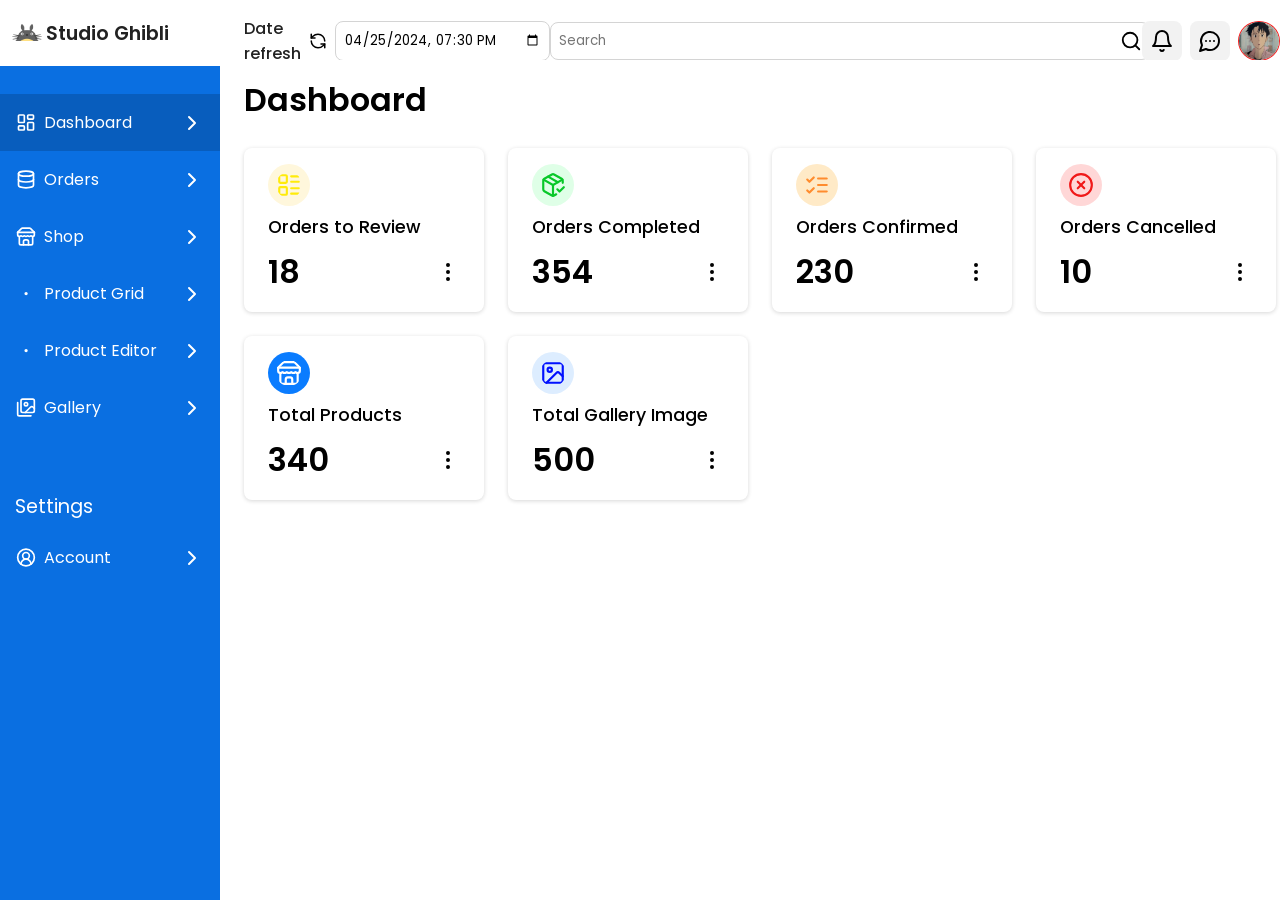
<file: pages/admin.html>
<!DOCTYPE html>
<html lang="en">

<head>
    <meta charset="UTF-8">
    <meta name="viewport" content="width=device-width, initial-scale=1.0">
    <link rel="stylesheet" href="../css/admin.css">
    <link rel="icon" sizes="32x32" href="../assets/icons/logo.svg" type="image/x-icon">
    <title>Admin</title>

</head>

<body>

    <main class="flex row">
        <div id="addNewProd_modalContainer" class="new-prod">
            <div id="addNewProd_modal">
                <div class="flex row" style="justify-content: space-between; align-items:center;">
                    <p style="font-size: 1.6rem; font-weight:500;">Add New Product</p>
                    <button id="addNewProd_closeBttn" class="flex col" style=" padding:8px; border-radius: 0.5rem; border:none; "><img src="../assets/icons/x.svg" alt=""></button>
                </div>


                <form class="flex row" action="admin.php" method="post" enctype="multipart/form-data">
                    <div class="add-img-wrapper flex col">
                        <div class="flex col">
                            <p>Product Image</p>
                            <label for="product_image" class="flex col">
                                <img src="../assets/icons/icons8-image-48.png" alt="">
                                <p>Browse Image</p>
                            </label>
                            <input type="file" id="product_image" name="product_image" multiple>

                            <label id="shop-d" for="description">Description:</label>
                            <textarea name="description" id="description" cols="50" rows="10"></textarea>
                        </div>
                    </div>

                    <div class="r-layout ">
                        <div class="flex col">
                            <label for="product_name">Product name</label>
                            <input style="width: 400px;" type="text" name="product_name" id="product_name">
                        </div>
                        <div class="price_container flex row">
                            <div class="flex col">
                            <label for="product_price">Product price</label>
                            <input type="number" name="product_price" id="product_price">
                        </div>
                        <div class="flex col">
                            <label for="sale_price">Sale price</label>
                            <input type="number" name="sale_price" id="sale_price">
                        </div>
                        </div>
                        
                        <div class="stock_container flex row">
                            <div class="flex col">
                            <label for="stock_status">Stock Status</label>
                           <select name="stock_status" id="stock_status">
                                <option value="">In Stock</option>
                                <option value="">Low Inventory</option>
                                <option value="">Out of Stock</option>
                                <option value="">On Demand</option>
                                <option value="">Temporarily Unavailable </option>
                           </select>
                            </div>
                            <div class="flex col">
                            <label for="product_stocks">Quantity</label>
                            <input type="number" name="product_stocks" id="product_stocks">
                        </div>
                        <div class="flex col">
                        <label for="product_quantity">Unit</label>
                           <select name="product_quantity" id="product_quantity">
                                <option value="">Pieces</option>
                                <option value="">Boxes</option>
                           </select>
                        </div>
                     </div>
                        
                        <div class="flex col">
                            <label for="category">Product Category</label>
                            <div class="flex row">
                                 <select style="width:fit-content;" name="category" id="category">
                                    <option value='Apparel'>Apparel</option>
                                    <option value="Apparel">Collectibles</option>
                                    <option value="Stationery">Stationery</option>
                              
                            </select>

                            <button  id="add_category">
                                Add New Category
                            </button>
                        </div>
                        <div id="addingNewCategory" class="flex col" style="display: none;">
                             <label for="new_category">New Product Category</label>
                           <input type="text" name="new_category" id="new_category">
                        </div>
                        </div>
                        <div class="flex col">
                            <p>Payment Method</p>
                             <div class="flex row" style="align-items: center; gap:12px;">
                                    <div class="flex row" style="align-items: center;" >
                                        <input type="checkbox" name="cod" id="cod">
                                        <label for="cod"style="margin:0;" > COD
                                        </label>
                                    </div>
                                    <div class="flex row" style="align-items: center;">
                                        <input type="checkbox" name="gcash" id="gcash">
                                        <label for="gcash"style="margin:0;" > Gcash
                                        </label>
                                    </div>
                                    <div class="flex row" style="align-items: center;">
                                        <input type="checkbox" name="unionbank" id="unionbank">
                                        <label for="unionbank"style="margin:0;"> Unionbank
                                        </label>
                                    </div>
                                    <div class="flex row" style="align-items: center;">
                                        <input type="checkbox" name="paymaya" id="paymaya">
                                        <label for="paymaya"style="margin:0;">PayMaya
                                        </label>
                                    </div>
                        </div>
                        <div id="a-n-prod-bttns" class="bttns">
                            <button class="add" id="add">
                                Add product
                            </button>
                            <button class="cancel" id="cancelNewProd">
                                Cancel
                            </button>
                        </div>
                      
                        </div>
                       
                    </div>

                </form>
            </div>
        </div>
        <div id="addNewFilm_modalContainer">
        <div class="new-film">
        <div class="flex row" style="justify-content: space-between; align-items:center;">
                    <p style="font-size: 1.6rem; font-weight:500;">Add New Film Image/s</p>
                    <button id="addNewFilm_closeBttn" class="flex col" style=" padding:8px; border-radius: 0.5rem; border:none; "><img src="../assets/icons/x.svg" alt=""></button>
                </div>
                       
                        <form class="flex row" action="add_films.php" method="post" enctype="multipart/form-data">
                            <div class="add-img-wrapper flex col">

                                <div class=" flex col">
                                    <p>Poster Image file</p>
                                    <label for="poster_image" class="flex col"> <img
                                            src="../assets/icons/icons8-image-48.png" alt="">
                                        <p>Browse Image</p>
                                    </label>
                                    <input type="file" id="poster_image" name="poster_image">

                                </div>
                                <div class=" flex col">
                                    <p>Image file</p>
                                    <label for="film_image" class="flex col"> <img
                                            src="../assets/icons/icons8-image-48.png" alt="">
                                        <p>Browse Image</p>
                                    </label>
                                    <input type="file" id="film_image" name="film_image[]" multiple>
                                </div>
                            </div>

                            <div class="r-layout ">
                                <div class="flex col">
                                   <label>Studio Ghibli Works</label>
                                   <select>
                                    <option value='Arriety'>Arriety</option>
                                    <option value='From Poppy Hill'>From Poppy Hill</option>
                                    <option value='Howls Moving Castle'>Howl's Moving Castle</option>
                                    <option value='Kikis Delivery Service'>Kiki's Delivery Service</option>
                                    <option value='Spirited Away'>Spirited Away</option>
                                    <option value='The Wind Rises'>The Wind Rises</option>
                                    <option value='The Boy and the Heron'>The Boy and the Heron</option>
                                    <option value='Earwig and the Witch'>Earwig and the Witch</option>
                                    <option value='Castle in the Sky'>Castle in the Sky</option>
                                    <option value='	
                                    The Cat Returns'>	
                                    The Cat Returns</option>
                                    <option value='When Marnie Was There'>When Marnie Was There</option>
                                    <option value='Princess Mononoke'>Princess Mononoke</option>
                                    <option value='Nausicaa of the Valley of the Wind'>Nausicaa of the Valley of the Wind</option>
                                    <option value='Pom Poko'>Pom Poko</option>
                                    <option value='Ponyo'>Ponyo</option>
                                    <option value='Porco Rosso'>Porco Rosso</option>
                                    <option value='The Tale of the Princess Kaguya'>The Tale of the Princess Kaguya</option>
                                    <option value='Tales from Earthsea'>Tales from Earthsea</option>
                                    <option value='The Red Turtle'>The Red Turtle</option>
                                    <option value='Whisper of the Heart'>Whisper of the Heart</option>
                                    <option value='My Neighbor Totoro'>My Neighbor Totoro</option>
                                    <option value='My Neighbors the Yamadas'>My Neighbors the Yamadas</option>
                                    <option value='Grave of the Fireflies'>Grave of the Fireflies</option>               
                                  </select> 
                                </div>
                                <div class="plot flex col">
                                    <label for="plot">Plot:</label>
                                    <textarea name="plot" id="plot" cols="60" rows="10"></textarea>
                                </div>
                                <div class="plot flex col">
                                    <label for="new_film">Add new ghibli film:</label>
                                    <input type="text" name="new_film" id="new_film">
                                </div>
                                <div class="bttns flex row" style="gap:8px;">
                        <button class="add" id="add">
                            Add image
                        </button>
                        <button class="cancel" id="cancel">
                            Cancel
                        </button>
                    </div>
                            </div>
                            
                        </form>
                        
                    </div>
        </div>

        <section class="nav-container flex col">
            <div class="logo flex row">
                <img src="../assets/icons/logo.svg" alt="">
                <p>Studio Ghibli</p>
            </div>
            <section class="m-dashboard flex col">
                <div id="n-dashboard" class="nav flex row">
                    <div class="n-i-name flex row">
                        <img src="../assets/icons/layout-dashboard.svg" alt="">
                        <p class="name">Dashboard</p>
                    </div>
                    <img src="../assets/icons/chevron-right-w.svg" alt="">
                </div>

                <div id="n-orders" class="nav flex row">
                    <div class="n-i-name flex row">
                        <img src="../assets/icons/database.svg" alt="">
                        <p class="name">Orders</p>
                    </div>
                    <img src="../assets/icons/chevron-right-w.svg" alt="">
                </div>
                <div id="n-shop" class="nav flex row">
                    <div class="n-i-name flex row">
                        <img src="../assets/icons/store.svg" alt="">
                        <p class="name">Shop</p>
                    </div>
                    <img src="../assets/icons/chevron-right-w.svg" alt="">
                </div>
                <div class="s-shop-wrapper flex col">
                    <div class="s-o s-prod flex nav row">
                        <div class="n-i-name flex row">
                            <img src="../assets/icons/dot.svg" alt="">
                            <p class="name">Product Grid</p>
                        </div>
                        <img src="../assets/icons/chevron-right-w.svg" alt="">
                    </div>
                    <div class="s-t s-prod flex nav row">
                        <div class="n-i-name flex row">
                            <img src="../assets/icons/dot.svg" alt="">
                            <p class="name">Product Editor</p>
                        </div>
                        <img src="../assets/icons/chevron-right-w.svg" alt="">
                    </div>
                </div>
                <div id="n-gallery" class="nav flex row">
                    <div class="n-i-name flex row">
                        <img src="../assets/icons/images (1).svg" alt="">
                        <p class="name">Gallery</p>
                    </div>
                    <img src="../assets/icons/chevron-right-w.svg" alt="">
                </div>
            </section>
            <section class="settings-acc flex col">
                <p class="name">Settings</p>
                <div id="n-account" class="nav flex row">
                    <div class="n-i-name flex row">
                        <img src="../assets/icons/circle-user-round.svg" alt="">
                        <p class="name">Account</p>
                    </div>
                    <img src="../assets/icons/chevron-right-w.svg" alt="">
                </div>
            </section>
        </section>

        <div class="right-wrapper flex col">
            <div class="head-nav flex row">
                <div class="l-head-nav flex row">
                    <p>Date refresh</p>
                    <img src="../assets/icons/refresh-ccw.svg" alt="">
                    <input type="datetime-local" name="dt" id="dt" value="2024-04-25T19:30">
                </div>

                <div class="search-wrapper flex row">
                    <input type="text" name="search" id="search" placeholder="Search">
                    <img src="../assets/icons/search.svg" alt="">
                </div>
                <div class="r-head-nav flex row">
                    <img id="notif" src="../assets/icons/bell.svg" alt="">
                    <img id="msg" src="../assets/icons/message-circle-more.svg" alt="">
                    <img id="avatar" src="../assets/img/download (2).jpg" alt="">
                </div>

            </div>
            <section class="nav-content">
                <section id="cont-dashboard" class="dashboard content-item">
                    <h1>Dashboard</h1>
                    <div class="b-wrapper  ">
                     <div class="box d-order flex col">
                            <img src="../assets/icons/layout-list.svg" alt="">
                            <p class="big">Orders to Review</p>
                            <div class="flex row">
                                <p>18</p>
                                <img src="../assets/icons/ellipsis-vertical.svg" alt="">
                            </div>
                        </div>
                        <div class="box d-order flex col">
                            <img src="../assets/icons/package-check.svg" alt="">
                            <p class="big">Orders Completed</p>
                            <div class="flex row">
                                <p>354</p>
                                <img src="../assets/icons/ellipsis-vertical.svg" alt="">
                            </div>
                        </div>
                        <div class="box d-order flex col">
                            <img src="../assets/icons/list-checks.svg" alt="">
                            <p class="big">Orders Confirmed</p>
                            <div class="flex row">
                                <p>230</p>
                                <img src="../assets/icons/ellipsis-vertical.svg" alt="">
                            </div>
                        </div>
                        <div class="box d-order flex col">
                            <img src="../assets/icons/circle-x.svg" alt="">
                            <p class="big">Orders Cancelled</p>
                            <div class="flex row">
                                <p>10</p>
                                <img src="../assets/icons/ellipsis-vertical.svg" alt="">
                            </div>
                        </div>
                    
                        <div class="box d-prod flex col">
                            <img src="../assets/icons/store.svg" alt="">
                            <p class="big">Total Products </p>
                            <div class="flex row">
                                <p>340</p>
                                <img src="../assets/icons/ellipsis-vertical.svg" alt="">
                            </div>
                        </div>

                    <div class="box d-gallery flex col">
                            <img src="../assets/icons/image.svg" alt="">
                            <p class="big">Total Gallery Image</p>
                            <div class="flex row">
                                <p>500</p>
                                <img src="../assets/icons/ellipsis-vertical.svg" alt="">
                            </div>
                        </div>
                </section>
                <section id="cont-orders" class="orders content-item">
                    <h1>Orders</h1>
                    <div class="b-wrapper flex row">
                    <div class="box flex col">
                            <img src="../assets/icons/layout-list.svg" alt="">
                            <p class="big">Orders to Review</p>
                            <div class="flex row">
                                <p>18</p>
                                <img src="../assets/icons/ellipsis-vertical.svg" alt="">
                            </div>
                        </div>
                        <div class="box flex col">
                            <img src="../assets/icons/package-check.svg" alt="">
                            <p class="big">Orders Completed</p>
                            <div class="flex row">
                                <p>354</p>
                                <img src="../assets/icons/ellipsis-vertical.svg" alt="">
                            </div>
                        </div>
                        <div class="box flex col">
                            <img src="../assets/icons/list-checks.svg" alt="">
                            <p class="big">Orders Confirmed</p>
                            <div class="flex row">
                                <p>230</p>
                                <img src="../assets/icons/ellipsis-vertical.svg" alt="">
                            </div>
                        </div>
                        <div class="box flex col">
                            <img src="../assets/icons/circle-x.svg" alt="">
                            <p class="big">Orders Cancelled</p>
                            <div class="flex row">
                                <p>10</p>
                                <img src="../assets/icons/ellipsis-vertical.svg" alt="">
                            </div>
                        </div>
                    </div>
                    <div class="orders-list flex col">
                        <div class="review-order">
                            <p>Manage Orders</p>
                            <table  border="0" cellspacing="0" cellpadding="0">
                                <thead>
                                    <tr>
                                        <th>ORDER ID</th>
                                        <th>CUSTOMER</th>
                                        <th>QTY</th>
                                        <th>TOTAL</th>
                                        <th>DATE | TIME</th>
                                        <th>STATUS</th>
                                        <th>ACTION</th>
                                        <th>INVOICE</th>
                                    </tr>
                                </thead>
                                <tbody>
                                    <tr>
                                        <td>#13243</td>
                                        <td>Ruth Oribello</td>
                                        <td>1</td>
                                        <td>&#8369;700.00</td>
                                        <td>
                                            <p>7:30 AM</p>
                                            <p>21 April, 2024</p>
                                        </td>
                                        <td><select name="" id="">
                                                <option value="pending" selected>Pending</option>
                                                <option value="delivered">Delivered</option>
                                                <option value="confirmed">Confirmed</option>

                                            </select> </td>
                                        <td>
                                            <button>Save</button>
                                            <button>Edit</button>
                                        </td>
                                        <td><img src="../assets/icons/printer.svg" alt=""><img
                                                src="../assets/icons/eye.svg" alt=""></td>
                                    </tr>
                                    <tr>
                                        <td>#13243</td>
                                        <td>Ruth Oribello</td>
                                        <td>1</td>
                                        <td>&#8369;700.00</td>
                                        <td>
                                            <p>7:30 AM</p>
                                            <p>21 April, 2024</p>
                                        </td>
                                        <td><select name="" id="">
                                                <option value="pending" selected>Pending</option>
                                                <option value="delivered">Delivered</option>
                                                <option value="confirmed">Confirmed</option>

                                        </td>
                                        <td>
                                            <button>Save</button>
                                            <button>Edit</button>
                                        </td>
                                        <td><img src="../assets/icons/printer.svg" alt=""><img
                                                src="../assets/icons/eye.svg" alt=""></td>
                                    </tr>
                                    <tr>
                                        <td>#13243</td>
                                        <td>Ruth Oribello</td>
                                        <td>1</td>
                                        <td>&#8369;700.00</td>
                                        <td>
                                            <p>7:30 AM</p>
                                            <p>21 April, 2024</p>
                                        </td>
                                        <td><select name="" id="">
                                                <option value="pending" selected>Pending</option>
                                                <option value="delivered">Delivered</option>
                                                <option value="confirmed">Confirmed</option>

                                        </td>
                                        <td>
                                            <button>Save</button>
                                            <button>Edit</button>
                                        </td>
                                        <td><img src="../assets/icons/printer.svg" alt=""><img
                                                src="../assets/icons/eye.svg" alt=""></td>
                                    </tr>
                                    <tr>
                                        <td>#13243</td>
                                        <td>Ruth Oribello</td>
                                        <td>1</td>
                                        <td>&#8369;700.00</td>
                                        <td>
                                            <p>7:30 AM</p>
                                            <p>21 April, 2024</p>
                                        </td>
                                        <td><select name="" id="">
                                                <option value="pending" selected>Pending</option>
                                                <option value="delivered">Delivered</option>
                                                <option value="confirmed">Confirmed</option>

                                        </td>
                                        <td>
                                            <button>Save</button>
                                            <button>Edit</button>
                                        </td>
                                        <td><img src="../assets/icons/printer.svg" alt=""><img
                                                src="../assets/icons/eye.svg" alt=""></td>
                                    </tr>
                                    <tr>
                                        <td>#13243</td>
                                        <td>Ruth Oribello</td>
                                        <td>1</td>
                                        <td>&#8369;700.00</td>
                                        <td>
                                            <p>7:30 AM</p>
                                            <p>21 April, 2024</p>
                                        </td>
                                        <td><select name="" id="">
                                                <option value="pending" selected>Pending</option>
                                                <option value="delivered">Delivered</option>
                                                <option value="confirmed">Confirmed</option>

                                        </td>
                                        <td>
                                            <button>Save</button>
                                            <button>Edit</button>
                                        </td>
                                        <td><img src="../assets/icons/printer.svg" alt=""><img
                                                src="../assets/icons/eye.svg" alt=""></td>
                                    </tr>
                                    <tr>
                                        <td>#13243</td>
                                        <td>Ruth Oribello</td>
                                        <td>1</td>
                                        <td>&#8369;700.00</td>
                                        <td>
                                            <p>7:30 AM</p>
                                            <p>21 April, 2024</p>
                                        </td>
                                        <td><select name="" id="">
                                                <option value="pending" selected>Pending</option>
                                                <option value="delivered">Delivered</option>
                                                <option value="confirmed">Confirmed</option>
                                        </td>
                                        <td>
                                            <button>Save</button>
                                            <button>Edit</button>
                                        </td>
                                        <td><img src="../assets/icons/printer.svg" alt=""><img
                                                src="../assets/icons/eye.svg" alt=""></td>
                                    </tr>
                                </tbody>
                            </table>
                        </div>
                        <div id="pagination" class="m-orders flex row">
                            <button>1</button>
                            <button>2</button>
                            <button>3</button>
                            <img id="chevron-bttn-m" style="cursor:pointer;" src="../assets/icons/chevrons-right.svg" alt="">
                        </div>
                        <p>Delivered Orders </p>
                        <div class="top flex">

                            <div class="filter-cont flex">
                                <select name="filter" id="filter">
                                    <option value="">Completed</option>
                                    <option value="">Confirmed</option>
                                    <option value="">Cancelled</option>
                                </select>
                                <select name="filter" id="filter">
                                    <option value="">Previous Orders</option>
                                    <option value="">A-Z</option>
                                    <option value="">Z-A</option>
                                </select>
                                <select name="filter" id="filter">
                                    <option value="">All</option>
                                    <option value="">Apparel</option>
                                    <option value="">Collectibles</option>
                                    <option value="">Stationery</option>
                                </select>
                                <button class="apply-fil">Apply</button>
                                <button class="clear-fil">Clear</button>
                            </div>
                        </div>
                        <div class="down">

                            <table border="0" cellspacing="0" cellpadding="0">
                                <thead>
                                    <tr>
                                        <th>ORDER ID</th>
                                        <th>IMAGE</th>
                                        <th>PRODUCT NAME</th>
                                        <th>CATEGORY</th>
                                        <th>QTY</th>
                                        <th>PAYMENT</th>
                                        <th>PAYMENT METHOD</th>
                                        <th>ORDER STATUS</th>
                                        <th>ACTIONS</th>
                                    </tr>
                                </thead>
                                <tbody>
                                    <tr>
                                        <td>#13243</td>
                                        <td><img src="../assets/img/merch/1.jpg" alt=""></td>
                                        <td>Spirited Away Kaonashi (No face) figurine</td>
                                        <td>
                                            <p>Collectibles</p>
                                        </td>
                                        <td>1</td>
                                        <td>&#8369;700.00</td>
                                        <td>
                                            <p>Unionbank</p>
                                            <p>Paid</p>
                                        </td>
                                        <td class="completed">
                                            <p>Completed</p>
                                        </td>
                                        <td><img src="../assets/icons/file-pen-line.svg" alt=""><img
                                                src="../assets/icons/ellipsis-vertical.svg" alt=""></td>
                                    </tr>
                                    <tr>
                                        <td>#17643</td>
                                        <td><img src="../assets/img/merch/0.jpg" alt=""></td>
                                        <td>My Neighbor Totoro Figurine</td>
                                        <td>
                                            <p>Collectibles</p>
                                        </td>
                                        <td>1</td>
                                        <td>&#8369;700.00</td>
                                        <td>
                                            <p>Gcash</p>
                                            <p>Paid</p>
                                        </td>
                                        <td class="completed">
                                            <p>Completed</p>
                                        </td>
                                        <td><img src="../assets/icons/file-pen-line.svg" alt=""><img
                                                src="../assets/icons/ellipsis-vertical.svg" alt=""></td>
                                    </tr>
                                    <tr>
                                        <td>#13988</td>
                                        <td><img src="../assets/img/merch/12.jpg" alt=""></td>
                                        <td>The Princess Mononoke Figurine</td>
                                        <td>
                                            <p>Collectibles</p>
                                        </td>
                                        <td>1</td>
                                        <td>&#8369;700.00</td>
                                        <td>
                                            <p>COD</p>
                                            <p>Paid</p>
                                        </td>
                                        <td class="completed">
                                            <p>Completed</p>
                                        </td>
                                        <td><img src="../assets/icons/file-pen-line.svg" alt=""><img
                                                src="../assets/icons/ellipsis-vertical.svg" alt=""></td>
                                    </tr>
                                    <tr>
                                        <td>#23243</td>
                                        <td><img src="../assets/img/merch/1.jpg" alt=""></td>
                                        <td>Spirited Away Kaonashi (No face) figurine</td>
                                        <td>
                                            <p>Collectibles</p>
                                        </td>
                                        <td>1</td>
                                        <td>&#8369;700.00</td>
                                        <td>
                                            <p>COD</p>
                                            <p>Unpaid</p>
                                        </td>
                                        <td class="cancelled">
                                            <p>Cancelled</p>
                                        </td>
                                        <td><img src="../assets/icons/file-pen-line.svg" alt=""><img
                                                src="../assets/icons/ellipsis-vertical.svg" alt=""></td>
                                    </tr>
                                    <tr>
                                        <td>#23243</td>
                                        <td><img src="../assets/img/merch/0.jpg" alt=""></td>
                                        <td>My Neighbor Totoro Figurine</td>
                                        <td>
                                            <p>Collectibles</p>
                                        </td>
                                        <td>1</td>
                                        <td>&#8369;700.00</td>
                                        <td>
                                            <p>Gcash</p>
                                            <p>Paid</p>
                                        </td>
                                        <td class="confirmed">
                                            <p>Confirmed</p>
                                        </td>
                                        <td><img src="../assets/icons/file-pen-line.svg" alt=""><img
                                                src="../assets/icons/ellipsis-vertical.svg" alt=""></td>
                                    </tr>
                                    <tr>
                                        <td>#23293</td>
                                        <td><img src="../assets/img/merch/12.jpg" alt=""></td>
                                        <td>The Princess Mononoke Figurine</td>
                                        <td>
                                            <p>Collectibles</p>
                                        </td>
                                        <td>1</td>
                                        <td>&#8369;700.00</td>
                                        <td>
                                            <p>COD</p>
                                            <p>Unpaid</p>
                                        </td>
                                        <td class="confirmed">
                                            <p>Confirmed</p>
                                        </td>
                                        <td><img src="../assets/icons/file-pen-line.svg" alt=""><img
                                                src="../assets/icons/ellipsis-vertical.svg" alt=""></td>
                                    </tr>
                                </tbody>
                            </table>
                          
                        </div>
                    </div>
                    <div id="pagination" class="d-orders flex row">
                            <button>1</button>
                            <button>2</button>
                            <button>3</button>
                            <img id="chevron-bttn-d" style="cursor:pointer;" src="../assets/icons/chevrons-right.svg" alt="">
                        </div>
                </section>

                <section id="cont-shop" class="shop content-item ">
                    <h1>Shop</h1>
                    <div class="product-list flex col">
                        <button id="add-new-prod" class="flex row" style="align-items: center;">Add New Product <img
                                src="../assets/icons/circle-plus.svg" alt=""></button>
                        <p class="func">Product Management</p>
                        <div class="top flex row">

                            <div>
                                <input type="text" name="search" id="search" placeholder="Search products">
                                <img src="../assets/icons/search.svg" alt="">
                            </div>
                            <div class="filter-cont flex">

                                <select name="filter" id="filter">
                                    <option value="">All</option>
                                    <option value="">Draft</option>
                                    <option value="">Trash</option>
                                </select>
                                <select name="filter" id="filter">
                                    <option value="">In Stock</option>
                                    <option value="">Low Inventory</option>
                                    <option value="">Out of Stock</option>
                                    <option value="">Temporarily Unavailable</option>
                                    <option value="">On Demand</option>
                                </select>
                                <select name="filter" id="filter">
                                    <option value="">Most Sold</option>
                                    <option value="">A-Z</option>
                                    <option value="">Z-A</option>
                                    <option value="">Least Sold</option>
                                </select>
                                <select name="filter" id="filter">
                                    <option value="">Product Category</option>
                                    <option value="">All</option>
                                    <option value="">Apparel</option>
                                    <option value="">Collectibles</option>
                                    <option value="">Stationery</option>
                                </select>
                                <button class="apply-fil">Apply</button>
                                <button class="clear-fil">Clear</button>
                            </div>
                        </div>
                        <p class="v-prod">View Products: <span class="v-prod-num">6/6</span> </p>

                        <div class="down">
                            <table border="0" cellspacing="0" cellpadding="0">
                                <thead>
                                    <tr>
                                        <th>No</th>
                                        <th>Image</th>
                                        <th>Product Name</th>
                                        <th>Price</th>
                                        <th>Status</th>
                                        <th>Stocks</th>
                                        <th>Sold</th>
                                        <th>Actions</th>
                                    </tr>
                                </thead>
                                <tbody>
                                    <tr>
                                        <td>1</td>
                                        <td><img src="../assets/img/merch/1.jpg" alt=""></td>
                                        <td>Spirited Away Kaonashi (No face) figurine</td>
                                        <td>&#8369;700.00</td>
                                        <td>
                                            <p>Available</p>
                                        </td>
                                        <td>400</td>
                                        <td>10</td>
                                        <td><img id="edit" src="../assets/icons/file-pen-line.svg" alt=""><img
                                                src="../assets/icons/ellipsis-vertical.svg" alt=""></td>
                                    </tr>
                                    <tr>
                                        <td>2</td>
                                        <td><img src="../assets/img/merch/0.jpg" alt=""></td>
                                        <td>My Neighbor Totoro Figurine</td>
                                        <td>&#8369;700.00</td>
                                        <td>
                                            <p>Available </p>
                                        </td>
                                        <td>322</td>
                                        <td>10</td>
                                        <td><img id="edit" src="../assets/icons/file-pen-line.svg" alt=""><img
                                                src="../assets/icons/ellipsis-vertical.svg" alt=""></td>
                                    </tr>
                                    <tr>
                                        <td>3</td>
                                        <td><img src="../assets/img/merch/12.jpg" alt=""></td>
                                        <td>The Princess Mononoke Figurine</td>
                                        <td>&#8369;700.00</td>
                                        <td>
                                            <p>Available</p>
                                        </td>
                                        <td>234</td>
                                        <td>10</td>
                                        <td><img id="edit" src="../assets/icons/file-pen-line.svg" alt=""><img
                                                src="../assets/icons/ellipsis-vertical.svg" alt=""></td>
                                    </tr>
                                    <tr>
                                        <td>4</td>
                                        <td><img src="../assets/img/merch/1.jpg" alt=""></td>
                                        <td>Spirited Away Kaonashi (No face) figurine</td>
                                        <td>&#8369;700.00</td>
                                        <td>
                                            <p>Available </p>
                                        </td>
                                        <td>400</td>
                                        <td>10</td>
                                        <td><img id="edit" src="../assets/icons/file-pen-line.svg" alt=""><img
                                                src="../assets/icons/ellipsis-vertical.svg" alt=""></td>
                                    </tr>
                                    <tr>
                                        <td>5</td>
                                        <td><img src="../assets/img/merch/0.jpg" alt=""></td>
                                        <td>My Neighbor Totoro Figurine</td>
                                        <td>&#8369;700.00</td>
                                        <td>
                                            <p>Available </p>
                                        </td>
                                        <td>322</td>
                                        <td>10</td>
                                        <td><img id="edit" src="../assets/icons/file-pen-line.svg" alt=""><img
                                                src="../assets/icons/ellipsis-vertical.svg" alt=""></td>
                                    </tr>
                                    <tr>
                                        <td>6</td>
                                        <td><img src="../assets/img/merch/12.jpg" alt=""></td>
                                        <td>The Princess Mononoke Figurine</td>
                                        <td>&#8369;700.00</td>
                                        <td>
                                            <p>Available </p>
                                        </td>
                                        <td>234</td>
                                        <td>10</td>
                                        <td><img id="edit" src="../assets/icons/file-pen-line.svg" alt=""><img
                                                src="../assets/icons/ellipsis-vertical.svg" alt=""></td>
                                    </tr>
                                </tbody>
                            </table>
                        </div>
                        <div id="pagination" class="page-shop flex row">
                            <button>1</button>
                            <button>2</button>
                            <button>3</button>
                            <img id="chevron-bttn-s" style="cursor:pointer;" src="../assets/icons/chevrons-right.svg" alt="">
                        </div>
                    </div>
                </section>


                <section id="cont-prod-g" class="prod-g content-item flex col ">
                    <h1>Product Grid</h1>
                    <div class="prod-g-fil flex row">
                        <p>View products: <span id="p-g-v-prod"></span></p>
                        <div class="p-g-select">
                            <select name="category" id="category">
                                <option value="">Product Category</option>
                                <option value="">All</option>
                                <option value="">Apparel</option>
                                <option value="">Collectibles</option>
                                <option value="">Stationery</option>
                            </select>
                            <select name="sorting" id="sorting">
                                <option value="">Default Sorting</option>
                                <option value="">Price (Low to High)</option>
                                <option value="">Price (High to Low)</option>
                                <option value="">Popularity</option>
                                <option value="">New Arrivals</option>
                                <option value="">Average Rating</option>
                            </select>
                        </div>
                    </div>
                    <div class="p-g-g-container">
                        <div class="card flex col">
                            <img src="../assets/img/merch/0.jpg" alt="">
                            <p id="prod-name">My Neighbor Totoro Figurine</p>
                            <p>Available: <span id="stocks"></span></p>
                            <p>Already sold: <span id="sold"></span></p>
                            <p>Regular price: <span id="r-price"></span></p>
                            <p>Sale price: <span id="s-price"></span></p>
                            <div class="c-bttn flex row">
                                <button id="edit">Edit</button>
                                <button id="p-g-del">Delete</button>
                            </div>
                        </div>
                        <div class="card flex col">
                            <img src="../assets/img/merch/1.jpg" alt="">
                            <p id="prod-name">Spirited Away Kaonashi (No face) figurine</p>
                            <p>Available: <span id="stocks"></span></p>
                            <p>Already sold: <span id="sold"></span></p>
                            <p>Regular price: <span id="r-price"></span></p>
                            <p>Sale price: <span id="s-price"></span></p>
                            <div class="c-bttn flex row">
                                <button id="edit">Edit</button>
                                <button id="p-g-del">Delete</button>
                            </div>
                        </div>
                        <div class="card flex col">
                            <img src="../assets/img/merch/2.jpg" alt="">
                            <p id="prod-name">The Boy And The Heron Warawara figurine</p>
                            <p>Available: <span id="stocks"></span></p>
                            <p>Already sold: <span id="sold"></span></p>
                            <p>Regular price: <span id="r-price"></span></p>
                            <p>Sale price: <span id="s-price"></span></p>
                            <div class="c-bttn flex row">
                                <button id="edit">Edit</button>
                                <button id="p-g-del">Delete</button>
                            </div>
                        </div>
                        <div class="card flex col">
                            <img src="../assets/img/merch/3.jpg" alt="">
                            <p id="prod-name">My Neighbor Totoro Figurine</p>
                            <p>Available: <span id="stocks"></span></p>
                            <p>Already sold: <span id="sold"></span></p>
                            <p>Regular price: <span id="r-price"></span></p>
                            <p>Sale price: <span id="s-price"></span></p>
                            <div class="c-bttn flex row">
                                <button id="edit">Edit</button>
                                <button id="p-g-del">Delete</button>
                            </div>
                        </div>
                        <div class="card flex col">
                            <img src="../assets/img/merch/4.jpg" alt="">
                            <p id="prod-name">My Neighbor Totoro Figurine</p>
                            <p>Available: <span id="stocks"></span></p>
                            <p>Already sold: <span id="sold"></span></p>
                            <p>Regular price: <span id="r-price"></span></p>
                            <p>Sale price: <span id="s-price"></span></p>
                            <div class="c-bttn flex row">
                                <button id="edit">Edit</button>
                                <button id="p-g-del">Delete</button>
                            </div>
                        </div>
                        <div class="card flex col">
                            <img src="../assets/img/merch/5.jpg" alt="">
                            <p id="prod-name">My Neighbor Totoro Figurine</p>
                            <p>Available: <span id="stocks"></span></p>
                            <p>Already sold: <span id="sold"></span></p>
                            <p>Regular price: <span id="r-price"></span></p>
                            <p>Sale price: <span id="s-price"></span></p>
                            <div class="c-bttn flex row">
                                <button id="edit">Edit</button>
                                <button id="p-g-del">Delete</button>
                            </div>
                        </div>
                        <div class="card flex col">
                            <img src="../assets/img/merch/2.jpg" alt="">
                            <p id="prod-name">The Boy And The Heron Warawara figurine</p>
                            <p>Available: <span id="stocks"></span></p>
                            <p>Already sold: <span id="sold"></span></p>
                            <p>Regular price: <span id="r-price"></span></p>
                            <p>Sale price: <span id="s-price"></span></p>
                            <div class="c-bttn flex row">
                                <button id="edit">Edit</button>
                                <button id="p-g-del">Delete</button>
                            </div>
                        </div>
                        <div class="card flex col">
                            <img src="../assets/img/merch/3.jpg" alt="">
                            <p id="prod-name">My Neighbor Totoro Figurine</p>
                            <p>Available: <span id="stocks"></span></p>
                            <p>Already sold: <span id="sold"></span></p>
                            <p>Regular price: <span id="r-price"></span></p>
                            <p>Sale price: <span id="s-price"></span></p>
                            <div class="c-bttn flex row">
                                <button id="edit">Edit</button>
                                <button id="p-g-del">Delete</button>
                            </div>
                        </div>

                    </div>
                </section>
                <section id="cont-prod-e" class="prod-e content-item ">
                    <h1>Product Editor</h1>

                    <form class="flex row" action="admin.php" method="post" enctype="multipart/form-data">
                        <div class="add-img-wrapper flex col">
                            <div class="flex col">
                                <p>Product Image</p>
                                <label for="product_image" class="flex col">
                                    <img src="../assets/icons/icons8-image-48.png" alt="">
                                    <p>Browse Image</p>
                                </label>
                                <input type="file" id="product_image" name="product_image" multiple>
                            </div>
                            <div class="flex col">
                                <label for="product_image" class="flex col">
                                    <img src="../assets/icons/icons8-image-48.png" alt="">
                                    <p>Browse Image</p>
                                </label>
                                <input type="file" id="product_image" name="product_image" multiple>
                            </div>

                        </div>

                        <div class="r-layout ">
                            <div id="p-e-row">
                                <div>
                                    <label for="product_name">Product name</label>
                                    <input type="text" name="product_name" id="product_name">
                                </div>
                                <div>
                                    <label for="category">Product Category</label>
                                    <select name="category" id="category">
                                            <option value='Apparel'>Apparel</option>
                                            <option value="Apparel">Collectibles</option>
                                            <option value="Stationery">Stationery</option>
                                      
                                    </select>
                                    </select>
                                </div>

                            </div>
                            <div id="p-e-row">
                                <div>
                                    <label for="s-price">Product Price</label>
                                    <input type="number" name="r_price" id="r_price">
                                </div>
                                <div>
                                    <label for="s-price">Sale Price</label>
                                    <input type="number" name="s_price" id="s_price">
                                </div>
                            </div>
                            <div id="p-e-row">
                                <div>
                                    <label for="sched">Schedule</label>
                                    <input type="datetime-local" name="dt" id="dt" value="2024-04-25T19:30">
                                </div>
                                <div>
                                    <label for="filter">Stock Status</label>
                                    <select name="filter" id="filter">
                                        <option value="">In Stock</option>
                                        <option value="">Low Inventory</option>
                                        <option value="">Out of Stock</option>
                                        <option value="">Temporarily Unavailable</option>
                                        <option value="">On Demand</option>
                                    </select>
                                </div>
                            </div>
                            <div class="payment-m flex col">

                                <p for="payment">Payment Method
                                </p>
                                <div id="p-e-row">
                                    <div id="p-e-row">
                                        <input type="checkbox" name="cod" id="cod">
                                        <label for="cod" class="flex row"> COD
                                        </label>

                                    </div>
                                    <div id="p-e-row">
                                        <input type="checkbox" name="gcash" id="gcash">
                                        <label for="gcash"> Gcash
                                        </label>
                                    </div>
                                    <div id="p-e-row">
                                        <input type="checkbox" name="unionbank" id="unionbank">
                                        <label for="unionbank"> Unionbank
                                        </label>
                                    </div>
                                    <div id="p-e-row">
                                        <input type="checkbox" name="paymaya" id="paymaya">
                                        <label for="paymaya">PayMaya
                                        </label>
                                    </div>

                                </div>

                            </div>
                            <div id="p-e-row">
                                <div>
                                    <label for="quantity">Quantity in Stock</label>
                                    <input type="number" name="quantity" id="quantity">
                                </div>
                                <div>
                                    <label for="filter">Unit</label>
                                    <select name="filter" id="filter">
                                        <option value="">Pieces</option>
                                        <option value="">Boxes</option>
                                    </select>
                                </div>
                            </div>
                            <div>
                                <label for="description">Description:</label>
                                <textarea name="description" id="description" cols="100" rows="10"></textarea>
                            </div>
                            <div id="p-e-row" class="bttns">
                                <button id="save">Save to Drafts</button>
                                <button id="publish">Publish Product</button>
                            </div>
                        </div>

                    </form>
                </section>
                <section id="cont-gallery" class="gallery content-item">
                    <h1>Gallery</h1>
                    <button id="add-new-film-img" class="flex row" style="align-items: center;">Add New Film Image <img
                                src="../assets/icons/circle-plus.svg" alt=""></button>
                    <p class="big">Gallery Management</p>
                    <div class="g top flex row">
                        <div>
                            <input type="text" name="search" id="search" placeholder="Search image">
                            <img src="../assets/icons/search.svg" alt="">
                        </div>

                        <div class="filter-cont flex">
                            <select name="filter" id="filter">
                                <option value="">All</option>
                                <option value="">Draft</option>
                                <option value="">Trash</option>
                            </select>
                            <select name="filter" id="filter">
                            
                                    <option disabled selected>Studio Ghibli Works</option>
                                     <option value='Arriety'>Arriety</option>
                                     <option value='From Poppy Hill'>From Poppy Hill</option>
                                     <option value='Howls Moving Castle'>Howl's Moving Castle</option>
                                     <option value='Kikis Delivery Service'>Kiki's Delivery Service</option>
                                     <option value='Spirited Away'>Spirited Away</option>
                                     <option value='The Wind Rises'>The Wind Rises</option>
                                     <option value='The Boy and the Heron'>The Boy and the Heron</option>
                                     <option value='Earwig and the Witch'>Earwig and the Witch</option>
                                     <option value='Castle in the Sky'>Castle in the Sky</option>
                                     <option value='	
                                     The Cat Returns'>	
                                     The Cat Returns</option>
                                     <option value='When Marnie Was There'>When Marnie Was There</option>
                                     <option value='Princess Mononoke'>Princess Mononoke</option>
                                     <option value='Nausicaa of the Valley of the Wind'>Nausicaa of the Valley of the Wind</option>
                                     <option value='Pom Poko'>Pom Poko</option>
                                     <option value='Ponyo'>Ponyo</option>
                                     <option value='Porco Rosso'>Porco Rosso</option>
                                     <option value='The Tale of the Princess Kaguya'>The Tale of the Princess Kaguya</option>
                                     <option value='Tales from Earthsea'>Tales from Earthsea</option>
                                     <option value='The Red Turtle'>The Red Turtle</option>
                                     <option value='Whisper of the Heart'>Whisper of the Heart</option>
                                     <option value='My Neighbor Totoro'>My Neighbor Totoro</option>
                                     <option value='My Neighbors the Yamadas'>My Neighbors the Yamadas</option>
                                     <option value='Grave of the Fireflies'>Grave of the Fireflies</option>
                           
                            </select>
                            <select name="filter" id="filter">
                                <option value="">Recently Added</option>
                                <option value="">A-Z</option>
                                <option value="">Z-A</option>
                            </select>

                            <button class="apply-fil">Apply</button>
                            <button class="clear-fil">Clear</button>
                        </div>
                    </div>
                    <div class="down">
                        <table border="0" cellspacing="0" cellpadding="0">
                            <thead>
                                <tr>
                                    <th>No</th>
                                    <th>Image</th>
                                    <th>Image Name</th>
                                    <th>Actions</th>
                                </tr>
                            </thead>
                            <tbody>
                                <tr>
                                    <td>1</td>
                                    <td><img src="../assets/img/arrietty/karigurashi005.jpg" alt=""></td>
                                    <td>Arrietty</td>
                                    <td><img src="../assets/icons/ellipsis-vertical.svg" alt=""></td>
                                </tr>
                                <tr>
                                    <td>2</td>
                                    <td><img src="../assets/img/aya_the_witch/aya003.jpg" alt=""></td>
                                    <td>Aya the Witch</td>
                                    <td><img src="../assets/icons/ellipsis-vertical.svg" alt=""></td>
                                </tr>
                                <tr>
                                    <td>3</td>
                                    <td><img src="../assets/img/castle_in_the_sky/laputa004.jpg" alt=""></td>
                                    <td>Castle in the Sky</td>
                                    <td><img src="../assets/icons/ellipsis-vertical.svg" alt=""></td>
                                </tr>
                                <tr>
                                    <td>4</td>
                                    <td><img src="../assets/img/cats_return/baron003.jpg" alt=""></td>
                                    <td>Cats Return</td>
                                    <td><img src="../assets/icons/ellipsis-vertical.svg" alt=""></td>
                                </tr>
                                <tr>
                                    <td>5</td>
                                    <td><img src="../assets/img/from_poppy_hill/kokurikozaka010.jpg" alt=""></td>
                                    <td>From Poopy Hill</td>
                                    <td><img src="../assets/icons/ellipsis-vertical.svg" alt=""></td>
                                </tr>
                                <tr>
                                    <td>6</td>
                                    <td><img src="../assets/img/how_do_you_live/kimitachi009.jpg" alt=""></td>
                                    <td>How Do You Live</td>
                                    <td><img src="../assets/icons/ellipsis-vertical.svg" alt=""></td>
                                </tr>
                            </tbody>
                        </table>
                        <div id="pagination" class="page-gallery flex row">
                            <button>1</button>
                            <button>2</button>
                            <button>3</button>
                            <img id="chevron-bttn-g" style="cursor:pointer;" src="../assets/icons/chevrons-right.svg" alt="">
                        </div>
                    </div>
                </section>
                <section id="cont-account" class="account content-item flex col">
                    <h1>Account</h1>
                    <section class="acc-i flex row">
                        <div class="left-i flex col">
                            <div class="profile flex col">
                                <p>Admin</p>
                                <img src="../assets/img/download (2).jpg" alt="">
                                <p id="admin-name">Marc Sandro</p>

                                <button id="pfp-edit">
                                    Change picture
                                </button>
                                <button id="log-out">Log Out</button>
                            </div>
                            <div class="short-i flex col">
                                <div><img src="../assets/icons/mail.svg" alt="">
                                    <p>marcsandro@gmail.com</p>
                                </div>
                                <div><img src="../assets/icons/map-pin.svg" alt="">
                                    <p>Baliwasan, Zamboanga City</p>
                                </div>
                                <div><img src="../assets/icons/smartphone.svg" alt="">
                                    <p>+63923749924</p>
                                </div>
                                <div><img src="../assets/icons/file-down.svg" alt=""><a href="">Profile Information
                                        File</a> </div>
                            </div>
                        </div>
                        <div class="right-i flex col">
                            <h2>My Profile Details</h2>
                            <div class="details-wrapper flex row">
                                <div class="l details flex col">
                                    <form action="admin.php" method="post">
                                        <label for="fname">First Name</label>
                                        <input type="text" name="fname" id="fname" value="Marc">

                                        <label for="lname">Last Name</label>
                                        <input type="text" name="lname" id="lname" value="Sandro">

                                        <label for="email">Email</label>
                                        <input type="email" name="email" id="email" value="marcsandro@gmail.com">

                                        <label for="tel">Phone Number</label>
                                        <input type="tel" name="tel" id="tel" value="+63923749924">

                                        <label for="pass">Password</label>
                                        <div class="p-container flex row">
                                            <input type="password" name="pass" id="pass" value="password">
                                            <img src="../assets/icons/eye.svg" alt="">
                                        </div>
                                        <a href="">Change password</a>
                                        <button id="u-info">Update Information</button>
                                    </form>
                                </div>
                                <div class="r details flex col">
                                    <form action="admin.php" method="post">
                                        <label for="country">Country</label>
                                        <select name="country" id="country">
                                            <option value="phil" selected>Philippines</option>
                                        </select>
                                        <label for="city">City</label>
                                        <select name="city" id="city">
                                            <option value="zamboanga" selected>Zamboanga City</option>
                                        </select>
                                        <label for="city">Zip Code</label>
                                        <input type="number" name="zipcode" id="zipcode" value="7000">
                                        <label for="address">Address</label>
                                        <input type="text" name="address" id="address"
                                            value="Baliwasan, Zamboanga City">
                                    </form>
                                </div>
                            </div>

                        </div>
                    </section>
                </section>

            </section>
        </div>

    </main>

    <script src="../scripts/admin.js">
    </script>

</body>

</html>
</file>
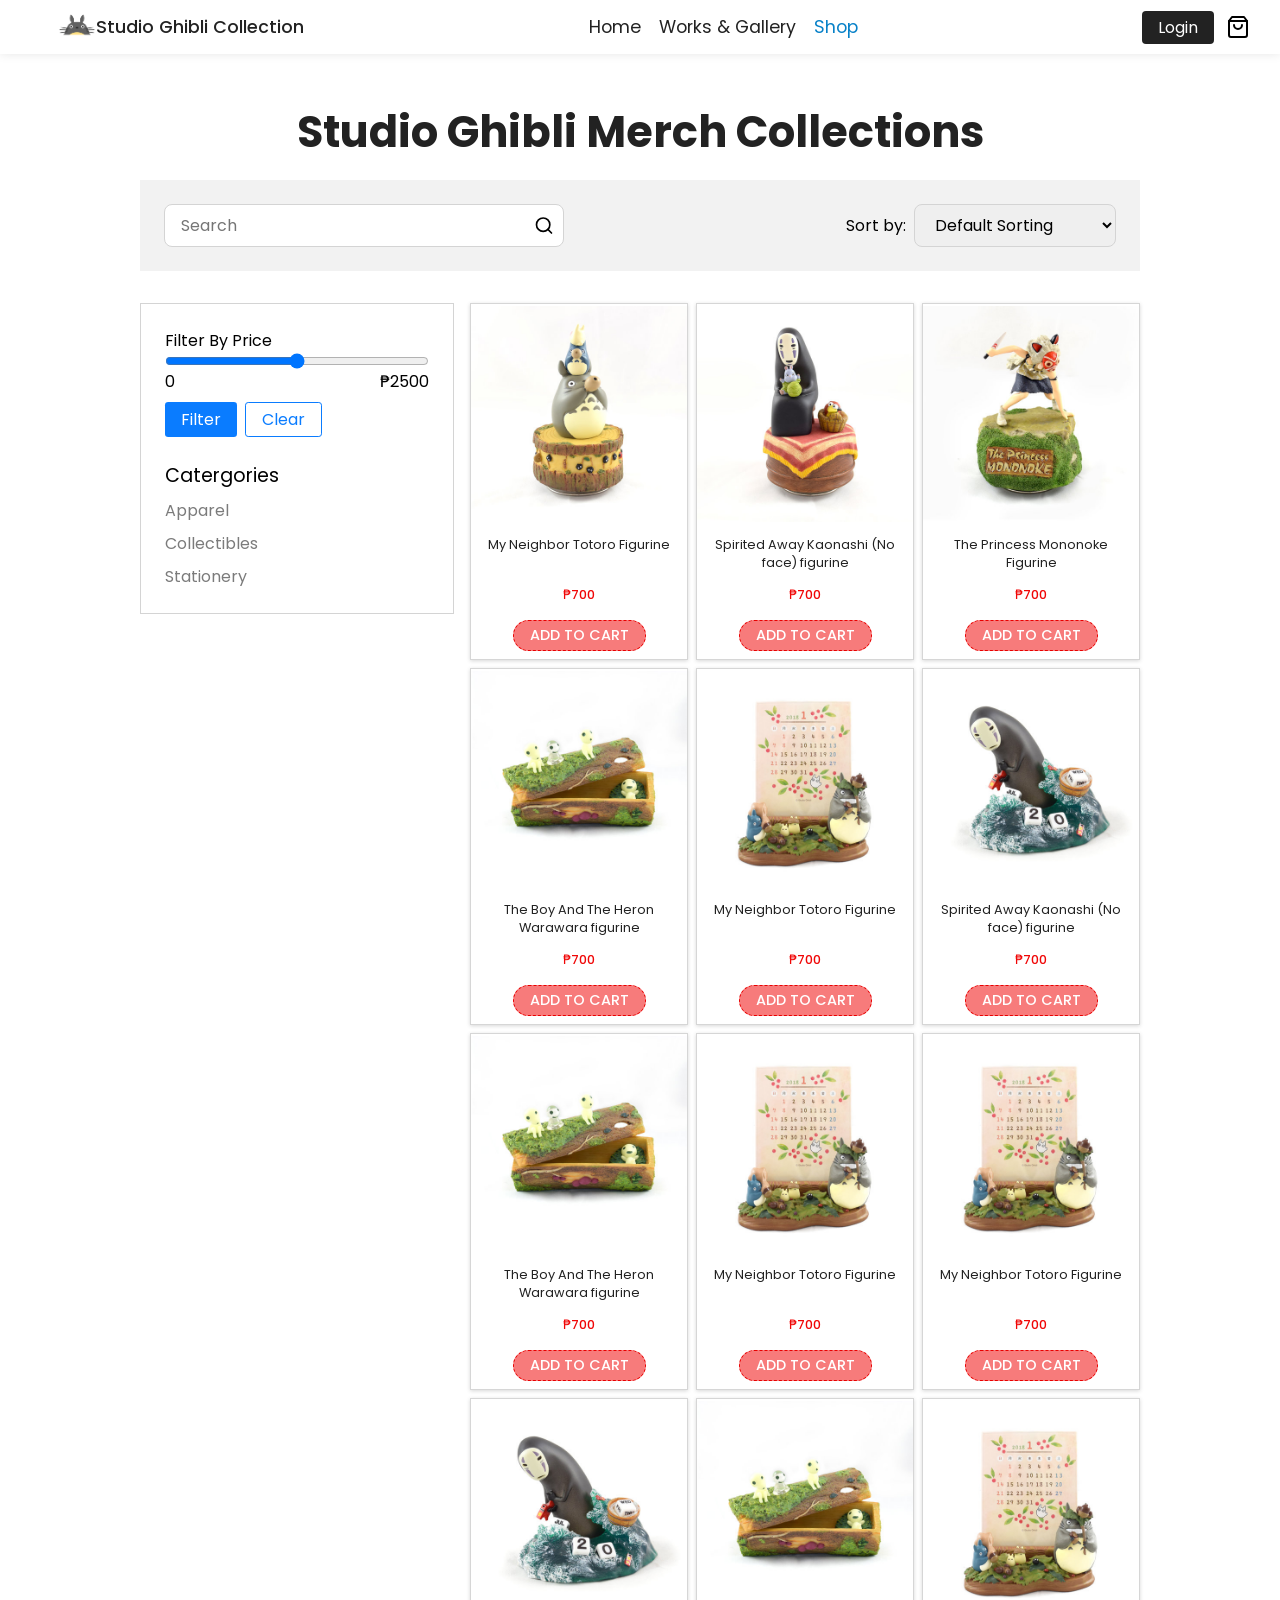
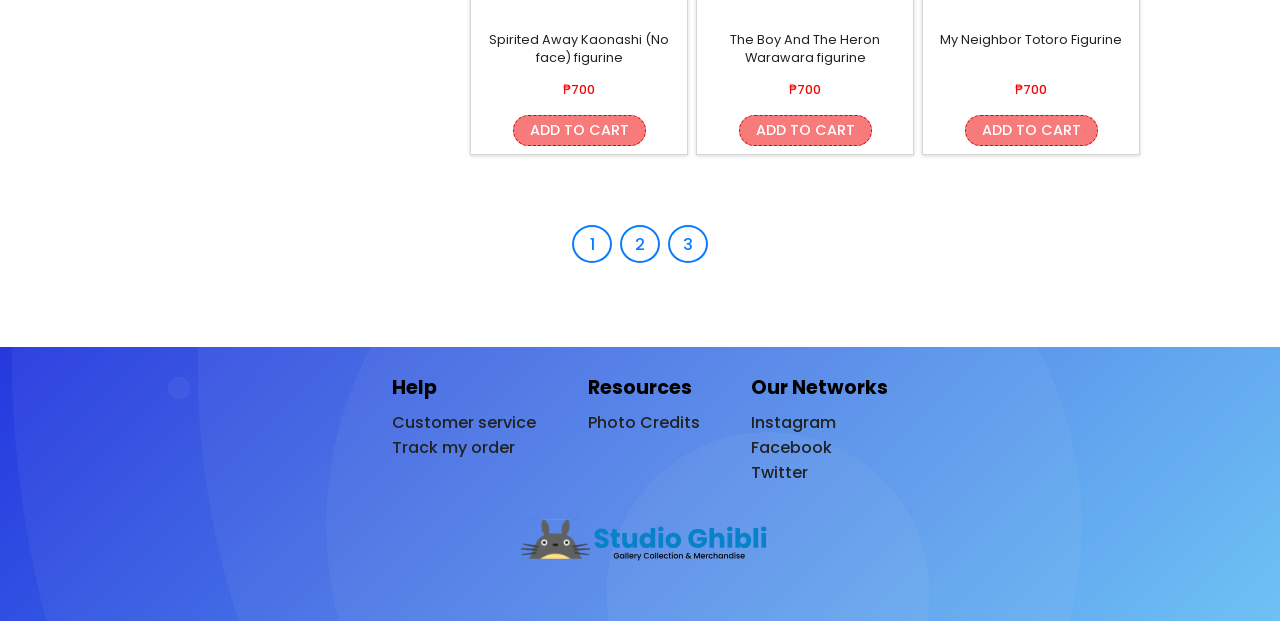
<file: pages/shop.html>
<!DOCTYPE html>
<html lang="en">

<head>
    <meta charset="UTF-8">
    <meta name="viewport" content="width=device-width, initial-scale=1.0">
    <link rel="icon" sizes="32x32" href="../assets/icons/logo.svg" type="image/x-icon">
    <link rel="stylesheet" href="../css/nav-footer.css">
    <link rel="stylesheet" href="../css/store.css">
    <title>Studio Ghibli | Store</title>
</head>

<body>
    <div id="login-create-container" class="log-in flex col">
        <div id="login-container" class=" m-container flex col">
            <p class="wc">WELCOME!</p>
            <div class="container flex col">
                <p>Email Address</p>
                <input type="text" name="email" id="email" placeholder="email">
            </div>
            <div class="container flex col">
                <p>Password</p>
                <input type="text" name="password" id="password" placeholder="password">
            </div>
            <button id="bttn">Log in</button>
            <a class="blue">Forget password?</a>
            <p>Don't have an account? <a id="login-create" class="blue">Create one</a> </p>
        </div>

        <div id="create-container" class=" m-container flex col">
            <p class="wc">Create an account</p>
            <div class="container flex col">
                <p>Username</p>
                <input type="text" name="username" id="username" placeholder="username">
            </div>
            <div class="container flex col">
                <p>Email Address</p>
                <input type="text" name="email" id="email" placeholder="email">
            </div>
            <div class="container flex col">
                <p>Password</p>
                <input type="text" name="password" id="password" placeholder="password">
            </div>
            <div class="container flex col">
                <p>Confirm Password</p>
                <input type="text" name="confirm-password" id="confirm-password" placeholder="confirm password">
            </div>
            <button id="bttn">Create account</button>
            <a class="blue">Forget password?</a>
            <p>Have an account? <a id="create-login" class="blue">Log in</a> </p>
        </div>
    </div>
    <nav >
        <div class="left">
            <div class="m-v-hidden flex row">
                <img id="menu-bttn" src="../assets/icons/menu.svg" alt="">
            </div>
            <div class="flex row">
                <img src="../assets/img/totoro-logo-c.png" width="38" height="38" alt="">
                <a href="../index.html">Studio Ghibli Collection</a>
            </div>

        </div>
        <div class="center">
            <a id="home" href="home.html">Home</a>
            <a id="works-gallery" href="works_gallery.html">Works & Gallery</a>
            <a id="shop" href="shop.html">Shop</a>
        </div>
        <div class="right">
            <button id="login">Login</button>
            <div class="cart-wrapper flex col">
                <img id="cart" src="../assets/icons/shopping-bag.svg" alt="">
                <div class="h-cart col">
                    <img src="../assets/icons/cart (1).png" alt="">
                    <p>Your Cart is Currently Empty</p>
                </div>
            </div>
        </div>

    </nav>

    <div id="h-wrapper">
        <div id="h-c" class="hidden-c flex col">
            <a id="home" href="home.html">Home</a>
            <a id="works-gallery" href="works_gallery.html">Works & Gallery</a>
            <a id="shop" href="shop.html">Shop</a>
            <a id="hid-login">Login</a>
        </div>
    </div>


    <h1>Studio Ghibli Merch Collections</h1>

    <header class="flex">
        <div class="s-sdbr row">
            <img src="../assets/icons/menu.svg" alt="">
            Show Sidebar
        </div>
        <div class="search-container flex row">
            <input type="text" name="search" id="search" placeholder="Search">
            <img src="../assets/icons/search.svg" alt="">
        </div>

        <div class="sort-container flex row">
            <label for="sorting">Sort by: </label>
            <select name="sorting" id="sorting">
                <option value="">Default Sorting</option>
                <option value="">Price (Low to High)</option>
                <option value="">Price (High to Low)</option>
                <option value="">Popularity</option>
                <option value="">New Arrivals</option>
                <option value="">Average Rating</option>
            </select>
        </div>

    </header>

    <section class="shop-bttm flex row">
        <div class="filter-container col">
            <div class="fil-price flex col">
                <label for="f-price">Filter By Price</label>
                <input type="range" id="price-slider" min="0" max="5000" value="0,5000">
                <div class="p-val flex row">
                    <span id="min-price">0</span> <span id="max-price">5000</span>
                </div>
                <div class="f-bttn flex row">
                    <button id="f-bttn">Filter</button>
                    <button id="f-clear">Clear</button>
                </div>

            </div>
            <div class="categories flex col">
                <p>Catergories</p>
                <a href="">Apparel</a>
                <a href="">Collectibles</a>
                <a href="">Stationery</a>
            </div>
        </div>
        <div class="prod-container ">
            <div class="prod flex col">
                <img src="../assets/img/merch/0.jpg" alt="" id="merch-item">
                <div class="prod-bttm flex col">
                    <p id="product-name" class="merch-name"><a id="merch-name">My Neighbor Totoro Figurine</a></p>
                    <p id="merch-price">&#8369;700</p>
                    <button id="add-to-cart-bttn">
                        ADD TO CART
                    </button>
                </div>

            </div>
            <div class="prod flex col">
                <img src="../assets/img/merch/1.jpg" alt="" id="merch-item">
                <div class="prod-bttm flex col">
                    <p class="merch-name"><a id="merch-name">Spirited Away Kaonashi (No face) figurine</a></p>
                    <p id="merch-price">&#8369;700</p>
                    <button id="add-to-cart-bttn">
                        ADD TO CART
                    </button>
                </div>
            </div>
            <div class="prod flex col">
                <img src="../assets/img/merch/12.jpg" alt="" id="merch-item">
                <div class="prod-bttm flex col">
                    <p class="merch-name"> <a id="merch-name">The Princess Mononoke Figurine</a> </p>
                    <p id="merch-price">&#8369;700</p>
                    <button id="add-to-cart-bttn">
                        ADD TO CART
                    </button>
                </div>
            </div>
            <div class="prod flex col">
                <img src="../assets/img/merch/2.jpg" alt="" id="merch-item">
                <div class="prod-bttm flex col">
                    <p class="merch-name"><a id="merch-name ">The Boy And The Heron Warawara figurine </a></p>
                    <p id="merch-price">&#8369;700</p>
                    <button id="add-to-cart-bttn">
                        ADD TO CART
                    </button>
                </div>
            </div>
            <div class="prod flex col">
                <img src="../assets/img/merch/15.jpg" alt="" id="merch-item">
                <div class="prod-bttm flex col">
                    <p class="merch-name"><a id="merch-name ">My Neighbor Totoro Figurine </a></p>
                    <p id="merch-price">&#8369;700</p>
                    <button id="add-to-cart-bttn">
                        ADD TO CART
                    </button>
                </div>
            </div>
            <div class="prod flex col">
                <img src="../assets/img/merch/9.jpg" alt="" id="merch-item">
                <div class="prod-bttm flex col">
                    <p class="merch-name">Spirited Away Kaonashi (No face) figurine </p>
                    <p id="merch-price">&#8369;700</p>
                    <button id="add-to-cart-bttn">
                        ADD TO CART
                    </button>
                </div>
            </div>
            <div class="prod flex col">
                <img src="../assets/img/merch/2.jpg" alt="" id="merch-item">
                <div class="prod-bttm flex col">
                    <p class="merch-name">The Boy And The Heron Warawara figurine </p>
                    <p id="merch-price">&#8369;700</p>
                    <button id="add-to-cart-bttn">
                        ADD TO CART
                    </button>
                </div>
            </div>
            <div class="prod flex col">
                <img src="../assets/img/merch/15.jpg" alt="" id="merch-item">
                <div class="prod-bttm flex col">
                    <p class="merch-name">My Neighbor Totoro Figurine </p>
                    <p id="merch-price">&#8369;700</p>
                    <button id="add-to-cart-bttn">
                        ADD TO CART
                    </button>
                </div>
            </div>
            <div class="prod flex col">
                <img src="../assets/img/merch/15.jpg" alt="" id="merch-item">
                <div class="prod-bttm flex col">
                    <p class="merch-name">My Neighbor Totoro Figurine </p>
                    <p id="merch-price">&#8369;700</p>
                    <button id="add-to-cart-bttn">
                        ADD TO CART
                    </button>
                </div>
            </div>
            <div class="prod flex col">
                <img src="../assets/img/merch/9.jpg" alt="" id="merch-item">
                <div class="prod-bttm flex col">
                    <p class="merch-name">Spirited Away Kaonashi (No face) figurine</p>
                    <p id="merch-price">&#8369;700</p>
                    <button id="add-to-cart-bttn">
                        ADD TO CART
                    </button>
                </div>
            </div>
            <div class="prod flex col">
                <img src="../assets/img/merch/2.jpg" alt="" id="merch-item">
                <div class="prod-bttm flex col">
                    <p class="merch-name">The Boy And The Heron Warawara figurine </p>
                    <p id="merch-price">&#8369;700</p>
                    <button id="add-to-cart-bttn">
                        ADD TO CART
                    </button>
                </div>
            </div>
            <div class="prod flex col">
                <img src="../assets/img/merch/15.jpg" alt="" id="merch-item">
                <div class="prod-bttm flex col">
                    <p class="merch-name">My Neighbor Totoro Figurine</p>
                    <p id="merch-price">&#8369;700</p>
                    <button id="add-to-cart-bttn">
                        ADD TO CART
                    </button>
                </div>
            </div>
        </div>
    </section>
    <div class="pagination flex row">
        <a href="">1</a>
        <a href="">2</a>
        <a href="">3</a>
    </div>

    <div id="h-sidebar" class=" col">
        <div class="filter-container flex col">
            <div class="fil-price flex col">
                <label for="f-price">Filter By Price</label>
                <input type="range" id="price-slider" min="0" max="5000" value="0,5000">
                <div class="p-val flex row">
                    <span id="min-price">0</span> <span id="max-price">5000</span>
                </div>
                <div class="f-bttn flex row">
                    <button id="f-bttn">Filter</button>
                    <button id="f-clear">Clear</button>
                </div>

            </div>
            <div class="categories flex col">
                <p>Catergories</p>
                <a href="">Apparel</a>
                <a href="">Collectibles</a>
                <a href="">Stationery</a>
            </div>
        </div>
    </div>

    <footer class="flex col">
        <div class="first-col flex row">
            <div class="links flex col">
                <p>Help</p>
                <ul>
                    <li><a href="">Customer service</a></li>
                    <li><a href="">Track my order</a></li>
                </ul>
            </div>
            <div class="links flex col">
                <p>Resources</p>
                <ul>
                    <li><a href="">Photo Credits</a> </li>
                </ul>
            </div>
            <div class="links flex col">
                <p>Our Networks</p>
                <ul>
                    <li><a href="">Instagram</a></li>
                    <li><a href="">Facebook</a></li>
                    <li><a href="">Twitter</a></li>
                </ul>
            </div>
        </div>
        <img src="../assets/icons/logo2.svg" alt="">
    </footer>

    <script src="../scripts/nav.js"></script>
    <script src="../scripts/shop.js"></script>
    <script>
        const loginToAdmin = document.querySelector('#login-container #bttn');
loginToAdmin.addEventListener('click',()=>{
  window.location.href = 'admin.html';
});
    </script>
</body>

</html>
</file>
<file: css/admin.css>
@import url('https://fonts.googleapis.com/css2?family=Poppins:ital,wght@0,100;0,200;0,300;0,400;0,500;0,600;0,700;0,800;0,900;1,100;1,200;1,300;1,400;1,500;1,600;1,700;1,800;1,900&display=swap');

:root{
    --fnt-clr-blue: #0a7cff;
    --fnt-clr-black: #222222;
    --light-blk: rgba(0, 0, 0, 0.16);
    --bx-shdw: 0px 1px 4px rgba(0, 0, 0, 0.16);
    --basic-bg-c:#e7e7e7;
    --basic-brdr:1px solid #d4d4d4;
    --b-brdr-clr:#d4d4d4;
}

*{
    font-family: "Poppins", sans-serif;
    margin:0;
    padding:0;
    box-sizing: border-box;
}
a{
    text-decoration: none;
    color:inherit;
    cursor: pointer;
}
button{
    cursor: pointer;
}
.flex{
    display: flex;
}
.row{
    flex-direction: row;
}
.col{
    flex-direction: column;
}
ul{
    list-style: none;

}

body{
    position: relative;
    background-color: rgb(245, 245, 245);
}

p{
    color: #fff;
}
#pagination{
    gap:8px;
    margin: 16px 0;
}

#pagination button.clicked{
    border:none;
    background-color: var(--fnt-clr-blue);
    color:#fff;
}

#pagination button{
    padding:6px 16px;
    border-radius: 0.2rem;
    font-size: 1rem;
    font-weight: 600;
    border:1px solid var(--fnt-clr-blue);
    color:var(--fnt-clr-blue);
    background-color: #fff;
}

.nav-container{
    background-color: #0a6fe1;
    height: 100vh;
    width: fit-content;
    position: fixed;
    top:0;
    left: 0;
    bottom: 0;
    z-index: 5;
}

.nav-container .logo{
    justify-content: start;
    align-items: center;
    padding: 16px 8px;
    background-color: #fff;
}
.nav-container .logo p{
    font-size: 1.2rem;
    color: var(--fnt-clr-black);
    font-weight: 600;
}

.nav-container .nav {
   padding: 16px;
   justify-content: space-between;
   align-items: center;
   width:220px;
   cursor: pointer;

}
.nav-container .nav:hover{
    background-color: var(--light-blk);
}
.nav-container .nav .n-i-name{
    gap:8px;
}
.nav-container .nav .n-i-name img{
    width: 20px;
}
.nav-container section{
    padding:8px 0;
    margin:20px 0;
}
.settings-acc p:first-child{
    margin:0 0 8px 15px;
    font-size: 1.2rem;

}
/* hidden nav container */




.right-wrapper{
    position: relative;
    width: 100%;
    height: 100vh;
    z-index: 1;
    margin-left: 220px;
    background-color: #fff;
}
.head-nav{
    align-items: center;
    padding: 16px 24px;
    justify-content: space-between;
}
.head-nav input{
    padding:8px;
    border-radius: 0.5rem;
    border:var(--basic-brdr);
    
}
.head-nav input[type="text"]{
    width:600px;
}
.head-nav .search-wrapper img{
    margin-left: -30px;
    width:22px;
    cursor: pointer;
}
.head-nav .l-head-nav{
    gap:8px;
    align-items: center;
}
.head-nav .l-head-nav p{
    color:#222222;
    font-weight: 500;
}
.head-nav .l-head-nav img{
    width: 18px;
    cursor: pointer;
}
.head-nav .r-head-nav{
    gap:8px;
}
.head-nav .r-head-nav img:not(.r-head-nav img:last-child){
    padding:8px;
    background-color: #f2f2f2;
    border-radius: 0.5rem;
    cursor: pointer;
}
.head-nav .r-head-nav img:last-child{
    cursor:pointer;
}
.head-nav .r-head-nav img:not(.r-head-nav img:last-child):hover{
    background-color: var(--light-blk);
}
.head-nav .r-head-nav img:last-child{
    width:42px;
    height: auto;
    object-fit: fill;
    border-radius: 50%;
    border:1px solid #f71e1e;

}
.nav-content section:not(.nav-content section section){
    margin-left:8px;
    background-color: #fff;
    height: fit-content;
    position: absolute;
    top: 60px;
    right: 0;
    left: 0;
    bottom:0;
    padding:16px;
    z-index: 1;
}

.nav-content section h1{
    font-weight: 600;
    font-size: 2rem;
}
.nav-content p{
    color: black;
}

.nav-content .func{
    font-size: 1.2rem;
    font-weight: 500;
    border-bottom: 1px solid var(--fnt-clr-black);
    margin: 8px 0;
}

/* Dashboard */
.nav-content .dashboard{
    z-index: 50;
    display: block;
}
/* Shop */
.nav-content .shop .product-list p:last-child{
    margin: 16px 0;
}
.nav-content form {
    width: fit-content;
    justify-content: space-between;
    gap:24px;
}

.nav-content .prod-e form .r-layout  div{
    display: flex;
    flex-direction: column;
    align-items: start;
    gap:8px;
}
.nav-content form .r-layout{
    flex:2;
}
.nav-content form .r-layout label, form div p {
    margin:16px 0 8px 0;
    font-size: 1rem;
    font-weight: 500;
}


.nav-content form .add-img-wrapper, .new-prod .add-img-wrapper,.new-film .add-img-wrapper {
    flex:1;
    align-items: center;
}

.nav-content form .add-img-wrapper div label, .new-prod .add-img-wrapper div label:not(#shop-d), .new-film .add-img-wrapper div label {
    border: 2px dashed var(--b-brdr-clr);
    align-items: center;
    padding:32px 0;
    width: 400px;
    border-radius: 0.5rem;
    cursor: pointer;
    
}
.nav-content form .add-img-wrapper div label img, .new-prod .add-img-wrapper div label img, .new-film .add-img-wrapper div label img{
    width:74px;
}
.nav-content  form .r-layout div input:not(form .c-box input), .nav-content  form .r-layout div select {
    padding:8px;
    width:400px;
    font-size: 1rem;
    border-radius: 0.5rem;
    border:var(--basic-brdr);
    color: var(--fnt-clr-black);
    transition: 0.3s ease-in-out;
    outline: none;
}
.nav-content  .shop form .r-layout div  input:hover,.nav-content   .gallery form .r-layout  input:hover, .nav-content   .gallery form  select:hover, .prod-g .p-g-select select:hover{
    border:1px solid var(--fnt-clr-blue);
}
.new-prod .r-layout #a-n-prod-bttns , .nav-content .gallery .bttns{
    margin:16px 0;
}
.new-prod .r-layout #a-n-prod-bttns button, .nav-content .gallery .bttns button, #addNewFilm_modalContainer .bttns button{
    padding: 8px 16px;
    border: none;
    border-radius: 4px;
    font-size: 1rem;
}
.new-prod .r-layout #a-n-prod-bttns #add,#addNewFilm_modalContainer .bttns #add, .nav-content .gallery .bttns .add, .p-g-g-container .card .c-bttn #edit{
    color:#fff;
    background-color: #20993c;
}
.new-prod .r-layout #a-n-prod-bttns #cancelNewProd,#addNewFilm_modalContainer .bttns #cancel, .nav-content .gallery .bttns .cancel, .p-g-g-container .card .c-bttn #p-g-del{
    color:#fff;
    background-color: #ff4e4e;
}
.new-prod .r-layout #a-n-prod-bttns #add:hover,#addNewFilm_modalContainer .bttns #add:hover, 
.nav-content .gallery .bttns .add:hover, .p-g-g-container .card .c-bttn #edit:hover{
    background-color: #1e8035;
}
.new-prod .r-layout #a-n-prod-bttns #cancel:hover,#addNewFilm_modalContainer .bttns #cancel:hover, 
.nav-content .gallery .bttns .cancel:hover, .p-g-g-container .card .c-bttn #p-g-del:hover{
    background-color: #ea2f2f;
}
.nav-content 
table tbody tr{
    font-size: 0.9rem;
}

/* adding new Product and adding new film images */
.new-prod form .add-img-wrapper #shop-d{
    border:none;
    margin:8px 0;
}
.new-prod form .add-img-wrapper textarea, .new-film .r-layout .plot textarea{
    resize: none;
    border-radius: 0.5rem;
    border:var(--basic-brdr);
    padding:8px;
    outline: none;
}

.product-list #add-new-prod, .gallery #add-new-film-img{
    gap:8px;
    padding: 10px 16px;
    margin:16px 0;
    font-size: 1.1rem;
    font-weight: 500;
    color:#ffff;
    background-color: #0ea734;
    border:none;
    border-radius: 0.5rem;
}
.product-list #add-new-prod:hover,.gallery #add-new-film-img:hover{
    background-color: #1e8035;
}
.new-prod .r-layout #a-n-prod-bttns{
    display: flex;
    flex-direction: row;
}
#addNewProd_modalContainer, #addNewFilm_modalContainer{
    display:none;
    top:0;
    bottom:0;
    left:0;
    right: 0;
    z-index: 100;
    position: fixed;
    background-color: rgba(0, 0, 0, 0.5);
    justify-content: center;
    align-items: center;
}
#addNewProd_modalContainer #addNewProd_modal, #addNewFilm_modalContainer .new-film {
    background-color: #fff;
    padding:16px 32px 32px 32px;
    border-radius: 0.5rem;
}
#addNewProd_modalContainer p,#addNewFilm_modalContainer p {
    color:#222222;
}
#addNewProd_modalContainer input, #addNewProd_modalContainer select, #addNewFilm_modalContainer input, #addNewFilm_modalContainer select{
    padding:8px;
    font-size: 0.9rem;
    border-radius: 0.5rem;
    border:var(--basic-brdr);
    color: var(--fnt-clr-black);
    transition: 0.3s ease-in-out;
    outline: none;
}
#addNewProd_modalContainer input[type="checkbox"]{
    width: 10px;
    transform: scale(1.3);
}
#addNewProd_modalContainer input:hover, #addNewProd_modalContainer select:hover, #addNewProd_modalContainer textarea:hover, #addNewProd_modalContainer textarea:focus,#addNewFilm_modalContainer input:hover, #addNewFilm_modalContainer select:hover, #addNewFilm_modalContainer textarea:hover {
    border:1px solid var(--fnt-clr-blue);
}
#addNewProd_modalContainer form .r-layout,#addNewFilm_modalContainer form .r-layout  {
    width: max-content;
}
#addNewProd_modalContainer form .r-layout  div{
    display: flex;
    align-items: start;
    gap:8px;
}
#addNewProd_modalContainer form .r-layout .price_container input{
    width:210px;
}
#addNewProd_modalContainer form .r-layout .stock_container input{
    width:90px;
}
#addNewProd_modalContainer form .r-layout .stock_container select{
    width: fit-content;
}
#addNewProd_modalContainer form .r-layout #add_category{
    padding:8px 16px;
    font-size: 0.9rem;
    border-radius: 0.5rem;
    border:var(--basic-brdr);
    color: var(--fnt-clr-black);
}
#addNewProd_modalContainer form, #addNewFilm_modalContainer form {
    gap:24px;
    align-items: start;
}
#addNewProd_modalContainer form label,#addNewFilm_modalContainer form label{
    margin:8px 0 4px 0;
    font-weight: 500;

}
#addNewFilm_modalContainer .bttns{
    margin:16px 0;
}
/* product Grid */
.prod-g-fil{
    justify-content: space-between;
    padding: 16px 24px;
    align-items: center;
}
.prod-g .p-g-select select{
    padding:8px;
    width:200px;
    font-size: 1rem;
    border-radius: 0.5rem;
    border:var(--basic-brdr);
    color: var(--fnt-clr-black);
    transition: 0.3s ease-in-out;
    outline: none;
}

.p-g-g-container{
    display:grid;
    grid-template-columns:repeat(4, 250px);
    gap:16px;
    justify-content: flex-start;
    padding:0 16px;
}
.p-g-g-container .card{
    width: fit-content;
    padding:16px;
    gap:8px;
    overflow: hidden;
    box-shadow: var(--bx-shdw);
    border-radius: 0.5rem;
}
.p-g-g-container .card:hover{

    box-shadow: 0px 1px 6px rgba(0, 0, 0, 0.33);
}
.p-g-g-container .card img{
    width: 100%;
    height: auto;
}
.p-g-g-container .card p{
    font-size: 0.9rem;
}
.p-g-g-container .card #prod-name{
    font-size: 1rem;
    font-weight: 500;
}
.p-g-g-container .card .c-bttn{
    justify-content: space-between;
}
.p-g-g-container .card .c-bttn button{
    padding:8px 0;
    font-size: 1rem;
    border-radius: 0.5rem;
    border:none;
    width: 45%;
}
/* Product Editor */
.prod-e .add-img-wrapper{
    gap:8px;
}
.prod-e .r-layout #p-e-row{
    display: flex;
    flex-direction: row;
    align-items: center;
}
.prod-e .r-layout textarea{
    padding:8px;
    resize: none;
    border:var(--basic-brdr);
    border-radius: 0.5rem;
}
.prod-e .r-layout .bttns{
    margin:16px 0;
}
.prod-e .r-layout .bttns button{
    width:200px;
    font-size: 1rem;
    font-weight: 500;
    padding:8px 16px;
    border-radius: 20px;
    border:none;
    color:#fff;
}
.prod-e .r-layout .bttns #save{
    background-color: var(--fnt-clr-blue);
}
.prod-e .r-layout .bttns #publish{
    background-color:#0ea734;
}
.prod-e .r-layout .payment-m input[type="checkbox"]{
   width:fit-content;
   transform: scale(1.3);
}
.prod-e .r-layout .payment-m #p-e-row label{
    margin:0 12px 0 0;
}


 .b-wrapper{
   display: grid;
   grid-template-columns: repeat(4,auto);
   width: fit-content;
    gap:24px;
    margin:24px 0;
}
 .b-wrapper .box{
  width: 240px;
  box-shadow: var(--bx-shdw);
  padding: 16px 24px; 
  border-radius: 0.5rem;
  gap: 8px;
}
.dashboard  .b-wrapper .box:hover{
    cursor: pointer;
    box-shadow: 0px 1px 6px rgba(0, 0, 0, 0.26);;
}
 .b-wrapper .box img:first-child{
    width: 42px;
    padding:8px;
    border-radius: 50%;
}
.orders .b-wrapper .box:first-child img:first-child,.dashboard .b-wrapper .box:first-child img:first-child {
    background-color: #fff7dc;
}
.orders .b-wrapper .box:nth-child(2) img:first-child,.dashboard .b-wrapper .box:nth-child(2) img:first-child{
    background-color: #dfffe7;
}
.orders .b-wrapper .box:nth-child(3) img:first-child,.dashboard .b-wrapper .box:nth-child(3) img:first-child {
    background-color: #ffeac7;
}
.orders .b-wrapper .box:last-child img:first-child,.dashboard .b-wrapper .box:nth-child(4) img:first-child{
    background-color: #ffd7d7;
}
.dashboard .b-wrapper .box:nth-child(5) img:first-child{
    background-color: var(--fnt-clr-blue);
}
.dashboard .b-wrapper .box:last-child img:first-child{
    background-color: #ddedff;
}
 .b-wrapper .box .big{
    font-size: 1.1rem;
    font-weight: 500;
}

 .b-wrapper .box div{
    justify-content: space-between;
    align-items: center;
}

 .b-wrapper .box p:not(.big){
    font-size: 2rem;
    font-weight: 600;
}

/* Orders */
.orders .orders-list .top .filter-cont{
    gap:8px;
}
.orders .orders-list p:not(table p){
    font-size: 1.6rem;
    font-weight: 500;
}


.orders .orders-list .review-order
table select{
    padding:4px 8px ;
    border-radius: 0.5rem;
    font-weight: 500;
    background-color: #ffd7d7;
    color:#f71e1e;
    border:none;
    outline: none;
}
.orders .orders-list .review-order
table select option[value="delivered"], .orders .orders-list .review-order
table td:nth-child(7) button:first-child{
    background-color: #dfffe7;
    color:#0ea734;
}
.orders .orders-list .review-order
table select option[value="confirmed"], .orders .orders-list .review-order
table td:nth-child(7) button:last-child{
    background-color: #ffeac7;
    color:#dc8b28;
}
.orders .orders-list .review-order
table select option[value="pending"], .orders .orders-list .review-order
table td:nth-child(7) button:last-child {
    background-color: #ffd7d7;
    color:#f71e1e;
}
.orders .orders-list .review-order
table td:nth-child(7) button{
    
    padding:8px 22px;
    border-radius: 0.5rem;
    font-weight: 500;
    border:none;
    
}

table tbody tr td:last-child img{
    padding:8px;
    background-color: #e7e7e7;
    object-fit: contain;
    width:32px;
}
table tbody tr td:last-child img:hover{
    background-color: var(--light-blk);
}

.orders .orders-list .down table tr td:nth-child(7) p:last-child{
    color:#4b4b4b;
}
.orders .orders-list .down table tr td:nth-child(4) p{
    font-size: 0.8rem;
    font-weight: 500;
    background-color:#e7e7e7;
    border:1px solid #d4d4d4;
    padding:4px;
    border-radius: 0.5rem;
}
.orders .orders-list .down table tr .completed p{
    background-color: #dfffe7;
    color:#0ea734;

}
.orders .orders-list .down table tr td:nth-child(8) p{
    padding:8px 16px ;
    width:fit-content;
    border-radius: 20px;
    font-weight: 500;
    font-size: 0.8rem;
    margin:0 auto;
}
.orders .orders-list .down table tr .confirmed p{
    background-color: #ffeac7;
    color:#dc8b28;
}
.orders .orders-list .down table tr .cancelled p{
    background-color: #ffd7d7;
    color:#f71e1e;
}

/* Add new image container */
#product_image, #poster_image, #film_image{
    display: none;
}



 /*---- Shop  ------*/

.nav-content .shop .product-list{
    align-items: start;
}
.nav-content .shop .product-list .func{
    font-size: 1.5rem;
    border:none;
}
.nav-content .shop .product-list div:first-child{
    flex:2;
}

.nav-content .top {
    width: 100%;
    padding: 8px 0;
    
}
.shop .product-list .v-prod{
    margin:16px 0;
}
.nav-content .down{
    width: 100%;
}
.nav-content .top .filter-cont{
    flex:1;
    gap:4px;
    justify-content: end;
    align-items: center;
}
.nav-content  .top div:first-child{
    display: flex;
    align-items: center;
}
.nav-content .top div:first-child input{
    padding: 8px;
    width: 98%;
    border-radius:4px;
    border:1px solid var(--fnt-clr-black);
}
.nav-content  .top div:first-child img{
    margin-left: -30px;
    width:22px;
}
.nav-content .top .filter-cont #filter{
    border-radius:4px;
    background-color:#fff;
    height: fit-content;
    padding:8px;
}
.filter-cont .apply-fil{
    padding:8px 28px;
    background-color:#0a6fe1;
    color:white;
    font-weight: 500;
    border:none;
    border-radius: 4px;
    font-size: 0.9rem;
}
.filter-cont .clear-fil{
    padding:7px 28px;
    border:1px solid #0a6fe1;
    color:#0a6fe1;
    font-weight: 500;
    border-radius: 4px;
    font-size: 0.9rem;
    background-color: #fff;

}
.nav-content table  {
    width: 100%;
    text-align: center;
    padding:8px;
    border-radius: 0.5rem;
    box-shadow: var(--bx-shdw);
}
.nav-content thead tr th{
    font-weight: 500;
    padding:8px 0;
    border-bottom: 1px solid var(--light-blk);
}
.nav-content tbody tr td  {
    padding: 8px 0;
}
.nav-content tbody tr  
td:not(tr:last-child td){
    border-bottom: 1px solid var(--light-blk);
}
.nav-content  tbody tr td img{
    width: 60px;
    height: auto;
    border-radius: 0.5rem;
    margin-top: 8px;
    object-fit: contain;
}
.nav-content .shop .product-list .down tbody tr  
td p{
    color:#18d143;
    background-color: #dfffe7;
    padding:4px 16px;
    border-radius: 0.8rem;
    width: fit-content;
    margin: 0 auto;
    font-weight: 500;
    
}
.nav-content  tbody tr  
td:last-child img{
    margin:0 4px; 
}
.nav-content  tbody tr:hover{
    background-color: #f2f2f2c1;
    cursor: pointer;
}

/* Gallery */

.nav-content .gallery .plot{
    align-items: start;
}

.nav-content .gallery form div textarea{
    padding:8px;
    resize: none;
    border-radius: 0.5rem;
    border:var(--basic-brdr);
    outline: none;
}
.nav-content .gallery form div textarea:focus{
    border:1px solid var(--fnt-clr-blue);
}
.gallery .big{
    font-size: 1.6rem;
    font-weight: 500;
}
.gallery .g.top div:first-child input{
    width: 400px;
}
.gallery .down table td:nth-child(2) img{
    border-radius:0;
    width: 200px;
    height: auto;

}
/* account */
.nav-content #cont-account{
    gap:16px;
    height: 100%;
}
.account .acc-i{
    justify-content:start;
    align-items: start;
    gap:24px;
    
}
.account .acc-i .left-i{
   align-items: start; 
   gap:16px;

}
.account .acc-i .left-i div:not(.short-i div){
    gap:12px;
    box-shadow: var(--bx-shdw);
    width:350px;
    padding:24px 0;
    border-radius: 0.5rem;
    margin:0;
}
.account .acc-i .left-i p,.account .acc-i .left-i a{
    text-align: center;
}
.account .acc-i .left-i .profile{
    align-items: center;
}
.account .acc-i .left-i .profile img{
    width:162px;
    height: 160px;
    object-fit: cover;
    border-radius: 50%;
    border:1px solid #f71e1e;
}
.account .acc-i .left-i .profile p:first-child{
    color:#f71e1e;
    font-size: 1.6rem;
    font-weight: 500;
}
.account .acc-i .left-i .profile #admin-name{
    font-size: 1.2rem;
    font-weight: 500;
}
.account .acc-i .left-i .profile #pfp-edit{
    padding:4px 16px;
    background-color: var(--basic-bg-c);
    border: var(--basic-brdr) ;
    border-radius: 0.5rem;
}
.account .acc-i .left-i .profile #log-out{
    padding:8px 0;
    border-radius: 20px;
    border:none;
    background-color: #0a7cff;
    color: #fff;
    width:50%;
    margin-top: 8px;
    font-size: 1rem;
}
.account .acc-i .left-i .profile #log-out:hover{
    background-color: #0768d5;
}
.account .acc-i .left-i .short-i {
    align-items: start;
}
.account .acc-i .left-i div{
    margin-left: 24px;
    gap:16px;
    display: flex;
    align-items: center;
}
.account .acc-i .left-i div img{
    width:22px;
}
.account .acc-i .left-i .short-i p,.account .acc-i .left-i .short-i a{
    text-align: start;
}
.account .acc-i .left-i .short-i a{
    color:#0a7cff;
}
.account .acc-i .left-i .short-i a:hover{
    text-decoration: underline;
}
.account .acc-i .right-i{
    
    width: fit-content;
    padding:16px;
    box-shadow: var(--bx-shdw);
    border-radius: 0.5rem;
}
.account .acc-i .right-i .details-wrapper{
    gap:8px;
}

.account .acc-i .right-i .details form label{
    display: block;
    margin:16px 0 8px 0;
    font-size: 0.9rem;
    font-weight: 500;
}
.account .acc-i .right-i .details form input, .account .acc-i .right-i .details form select{
    padding:8px;
    width:400px;
    font-size: 1rem;
    border-radius: 0.5rem;
    border:var(--basic-brdr);
    color: var(--fnt-clr-black);
    transition: 0.3s ease-in-out;
    outline: none;
}

.account .acc-i .right-i .details form input:hover, .account .acc-i .right-i .details form select:hover{
    border: 1px solid #0a7cff;
}
.account .acc-i .right-i .l.details .p-container{
    align-items: center;
}
.account .acc-i .right-i .l.details .p-container img{
    margin-left: -35px;
    cursor:pointer;
}
.account .acc-i .right-i .l.details form a{
    display: block;
    margin:8px 0 16px 0;
    color: #0a7cff;
}
.account .acc-i .right-i .l.details form a:hover{
   text-decoration: underline;
}
.account .acc-i .right-i .l.details form button{
    padding: 8px 24px;
    font-size: 1rem;
    border-radius: 0.5rem;
    border:none;
    background-color: #0a7cff;
    color:#fff;
}
.account .acc-i .right-i .l.details form button:hover{
    background-color: #0768d5;
}
</file>
<file: css/nav-footer.css>
@import url('https://fonts.googleapis.com/css2?family=Poppins:ital,wght@0,100;0,200;0,300;0,400;0,500;0,600;0,700;0,800;0,900;1,100;1,200;1,300;1,400;1,500;1,600;1,700;1,800;1,900&display=swap');

:root{
    /* Gradients */
    --white-bg: repeating-radial-gradient(circle at center center, transparent 0px, transparent 13px,rgba(0,0,0,0.03) 13px, rgba(0,0,0,0.03) 24px,transparent 24px, transparent 62px,rgba(0,0,0,0.03) 62px, rgba(0,0,0,0.03) 96px),repeating-radial-gradient(circle at center center, rgb(255,255,255) 0px, rgb(255,255,255) 14px,rgb(255,255,255) 14px, rgb(255,255,255) 18px,rgb(255,255,255) 18px, rgb(255,255,255) 28px,rgb(255,255,255) 28px, rgb(255,255,255) 32px); 
    --bg-size-white-bg: 21px 21px;

    --blue-bg:  radial-gradient(circle at 85% 1%, hsla(190,0%,93%,0.05) 0%, hsla(190,0%,93%,0.05) 96%,transparent 96%, transparent 100%),radial-gradient(circle at 14% 15%, hsla(190,0%,93%,0.05) 0%, hsla(190,0%,93%,0.05) 1%,transparent 1%, transparent 100%),radial-gradient(circle at 60% 90%, hsla(190,0%,93%,0.05) 0%, hsla(190,0%,93%,0.05) 20%,transparent 20%, transparent 100%),radial-gradient(circle at 79% 7%, hsla(190,0%,93%,0.05) 0%, hsla(190,0%,93%,0.05) 78%,transparent 78%, transparent 100%),radial-gradient(circle at 55% 65%, hsla(190,0%,93%,0.05) 0%, hsla(190,0%,93%,0.05) 52%,transparent 52%, transparent 100%),linear-gradient(135deg, rgb(37, 56, 222),rgb(96, 189, 244)); 

    --light-blue:  linear-gradient(to bottom, #ffffff5c 40%, #dcf1ff5b 90%);
    --basic-bg-c:#e7e7e7;
    --basic-brdr:1px solid #d4d4d4;
    --b-brdr-clr:#d4d4d4;
    --bx-shdw: 0px 1px 4px rgba(0, 0, 0, 0.16);
}
*{
    font-family: "Poppins", sans-serif;
    margin:0;
    padding:0;
    box-sizing: border-box;
}
a{
    text-decoration: none;
    color:inherit;
    cursor: pointer;
}
button{
    cursor: pointer;
}
.flex{
    display: flex;
}
.row{
    flex-direction: row;
}
.col{
    flex-direction: column;
}
ul{
    list-style: none;

}

nav{
    display: grid;
    grid-template-columns: 25% 50% 25%;
    align-items: center;
    position: fixed;
    top:0;
    left:0;
    right: 0;
    z-index: 10;   
    padding:8px 100px;
    background: #fff;
    box-shadow: 0 0 10px rgba(0, 0, 0, 0.1);
}
nav div a{
    font-size: 1.1rem;
    color:#222222;
}
nav div{
    display: flex;
    align-items: center;
}
nav .left{
    position: relative;
    gap:4px;
}
nav .left a{
    font-weight: 500;
}
nav .left img{
    object-fit: contain;
}

nav .center{
    justify-content: center;
    gap:18px;
}

nav .right{
    position: relative;
    justify-content: end;
    gap:12px;
}
nav .right #cart{
    cursor: pointer;
}
nav .right #login{
    padding: 4px 16px;
    border-radius: 4px;
    background-color: #222222;
    color: #fff;
    font-size: inherit;
    border:none;
}

nav .center a:hover{
    color: #0781c8;
    transition: background-color 0.15s ease-in;

}

/* LOG IN AND CREATE ACCOUNT */
.log-in{
    z-index: 15;
    position: fixed;
    background-color: rgba(0, 0, 0, 0.5);
    justify-content: center;
    align-items: center;
    top:0;
    bottom:0;
    left:0;
    right:0;
    visibility: hidden;
}

.m-container{
    width: 400px;
    height: auto;
    padding: 24px;
    align-items: center;
    gap:16px;
    background-color: #ffffff;
    border-radius: 0.5rem;
}
.m-container .wc{
    font-size: 1.8rem;
    font-weight: 600;
}
.m-container .container{
    align-items: start;
    gap:4px;
    width: 100%;
}
.m-container .container input{
    padding:8px;
    border-radius: 0.5rem;
    border:1px solid #222222;
    width: 100%;
}
.m-container #bttn{
    padding: 8px 0 ;
    width:100%;
    color:#ffffff;
    background-color: #0781c8;
    border:none;
    border-radius: 0.5rem;
    font-size: 1.1rem;
}
.m-container #bttn:hover{
    background-color: #0a6fe1;
}
.m-container .blue{
    color:#0773b1;
}
.m-container a:hover{
    text-decoration: underline;
}

#login-container, #create-container{
    position:absolute;
    left: 0; 
    right: 0; 
    margin-left: auto; 
    margin-right: auto; 
}
#login-container{
     z-index: 5;
     visibility: hidden;
}
#create-container{
     z-index: 1;
     visibility: hidden;
 }
 /* hidden menu */

.m-v-hidden {
    display: none;
    visibility: hidden;
}
#h-wrapper{
    display: none;
}
#h-wrapper{
    position: fixed;
    flex-direction: column;
    z-index: 9;
    top:0;
    right: 0;
    left: 0;
    bottom: 0;
    align-items: center;
    background-color: #2222223f;
   
}
.hidden-c{
    position: fixed;
    top:0;
    bottom:0;
    left: 0;
    width: 200px;
    background-color: #fff;
    box-shadow: var(--bx-shdw);
    padding-top: 70px;
}
 .hidden-c a{
    padding:8px 0;
    width: 100%;
    text-align: center;
}
 
.cart-wrapper{
  
    position: relative;
}
.h-cart{
    display: none;
    position: absolute;
    top:0;
    right: 0;
    width:400px;
    height: 250px;
    background-color: #fff;
    justify-content: center;
    align-items: center;
    border-radius:0.5rem;
    border:var(--basic-brdr);
    box-shadow: var(--bx-shdw);
    padding:8px;
    margin-top: 45px;
}
.h-cart img{
    padding: 16px;
    background-color: hsl(202, 100%, 91%);
    border-radius: 50%;
}
.h-cart p{
    margin-top: 12px;
    font-weight: 500;
}



footer{
    width:100%;
    height: auto;
    justify-content: start;
    align-items: center;
    padding: 2% 0;
    background-image:var(--blue-bg);
    margin-top: 30px;
}

footer p{
    font-size: 2.5rem;
    font-weight: 700;
    margin-bottom: 8px;
}

footer .first-col{
    justify-content: center;
    width:80%;
    gap:5%;
}
footer .first-col .links p{
    font-size: 1.2rem;
    font-weight: 700;
    margin-bottom: 8px;
}

footer .first-col .links ul li{
    font-weight: 500;
    color:#222222;
}
footer .first-col .links ul li:hover{
    color:#000000;
    text-decoration: underline;
}
footer img{
    width:20%;
    height: 60px;
    margin: 2% 0;
}

@media screen and (min-width:0px) and (max-width:1024px){ 
    nav{
        display: flex;
        justify-content: space-between;
        padding:8px 16px;
    }
    nav .left a:last-child{
        font-size: 0.9rem;
    }
    .m-v-hidden{
        visibility: visible;
        display: block;
        margin-right: 8px;
    }
    .m-v-hidden img{
        cursor: pointer;
    }
   
    .center,.right #login{
        display: none;
    }

    nav .right #cart{
        width:22px;
    }
    footer .first-col .links p{
        font-size: 0.9rem;
    }
    footer a{
        font-size: 0.7rem;
    }
    .h-cart{
        width:300px;
        height: 250px;
    }
    .h-cart img{
        width:128px;
    }

}

@media screen and (min-width:1024px) and (max-width:1310px){ 
    nav{
        display: flex;
        justify-content: space-between;
        padding:8px 30px;
    }
}
</file>
<file: css/store.css>
@import url('https://fonts.googleapis.com/css2?family=Poppins:ital,wght@0,100;0,200;0,300;0,400;0,500;0,600;0,700;0,800;0,900;1,100;1,200;1,300;1,400;1,500;1,600;1,700;1,800;1,900&display=swap');

:root{
    --fnt-clr-blue: #0a7cff;
    --fnt-clr-black: #222222;
    --light-blk: rgba(0, 0, 0, 0.16);
    --bx-shdw: 0px 1px 4px rgba(0, 0, 0, 0.16);
    --basic-bg-c:#e7e7e7;
    --basic-brdr:1px solid #d4d4d4;
    --b-brdr-clr:#d4d4d4;
}
html {
    scroll-behavior: smooth;
  }

*{
    font-family: "Poppins", sans-serif;
    margin:0;
    padding:0;
    box-sizing: border-box;
}
a{
    text-decoration: none;
    color:inherit;
    cursor: pointer;
}
button{
    cursor: pointer;
}
.flex{
    display: flex;
}
.row{
    flex-direction: row;
}
.col{
    flex-direction: column;
}
ul{
    list-style: none;

}
body{
    display: flex;
    flex-direction: column;
    align-items: center;
    padding-top: 100px;
    position: relative;
    background-image: #ffffff;
}
nav .center a:last-child{
    color: #0781c8;
}


h1{
    color: var(--fnt-clr-black);
    width: 100%;
    text-align: center;
    font-size: 2.7rem;
}

header, .shop-bttm{
    width: 1220px;
}

header{
    margin: 16px 150px;
    padding: 24px;
    justify-content: space-between;
    align-items: center;
    background-color:#f2f2f2 ;
}
header input, header select {
    padding:8px 16px;
    border: var(--basic-brdr);
    border-radius: 0.5rem;
    font-size: 1rem;
   
}
header input:focus, header select:focus{
    outline: 1px solid var(--fnt-clr-blue);
}
header .search-container input{
    width: 400px;
}
header .search-container img{
    margin-left: -30px;
    width: 20px;
    cursor: pointer;
}
header .sort-container{
    align-items: center;
    gap:8px;
}
.shop-bttm{
    margin: 16px 150px;
    justify-content: space-between;
    align-items: start;
    gap:16px;
}
.filter-container{
    display: flex;
    border:var(--basic-brdr);
    padding: 24px;
    width:400px;
    height: 100%;
    gap:16px;
}
.filter-container .p-val{
    justify-content: space-between;
}
.filter-container .f-bttn{
    gap:8px;
    margin:8px 0;
}
.filter-container .f-bttn button{
    padding:4px 16px;
    font-size:1rem;
    border-radius: 0.2rem;   
}
.filter-container .f-bttn  #f-bttn{
    border:none;
    color:#fff;
    background-color: var(--fnt-clr-blue);
}
.filter-container .f-bttn  #f-clear{
    border:1px solid var(--fnt-clr-blue);
    background-color: #fff;
    color:var(--fnt-clr-blue);
}
.filter-container .categories:not(.categories p){
    gap:8px;
}
.filter-container .categories p{
    font-size: 1.2rem;
}
.filter-container .categories a{
    color:#7b7b7b;
}
.filter-container .categories a:hover{
    color:#414141;
}
.s-sdbr {
    display: none;
    align-self: start;
    justify-content: start;
    gap:8px;
    margin:-8px 8px 8px -8px;
    cursor: pointer;
}
.s-sdbr img{
    width: 18px;
}

#h-sidebar{
    display: none;
    position: fixed;
    flex-direction: column;
    z-index: 9;
    top:0;
    right: 0;
    left: 0;
    bottom: 0;
    align-items: center;
    background-color: #2222223f;
}
#h-sidebar .filter-container{
    display: flex;
    position: fixed;
    top:50;
    bottom:0;
    left: 0;
    width: 300px;
    background-color: #fff;
    box-shadow: var(--bx-shdw);
    padding-top: 24px;
    padding-top: 100px;
}

.prod-container{
    display:grid;
    grid-template-columns: repeat(4,225px);
    width:fit-content;
    height: auto;
    gap:8px;
    margin: 0;
}
 .prod-container  .prod{
    width:fit-content;
    height: auto;
    align-items: center;
    gap:4px;
    border:1px solid rgba(0, 0, 0, 0.16) ;
    box-shadow:0px 1px 4px rgba(0, 0, 0, 0.16) ;
    cursor: pointer;
    transition: 0.15s ease-in-out;
    background-color: #fff;
}
.prod-container  .prod:hover{
    transform: scale(1.02);
     box-shadow: rgba(100, 100, 111, 0.2) 0px 7px 29px 0px;
}
 .prod-container .prod img{
    height: 220px;
    width:100%;
    object-fit: contain;
}
 .prod-container .prod-bttm{
    width: 100%;
    align-items: center;
    padding:8px;
    height: auto;
}
.prod .prod-bttm p {
    font-size: 0.8rem;
}
 .prod .prod-bttm .merch-name{
    width: 200px;
    height: 50px;
    text-align: center;
    overflow: hidden;
    text-overflow: ellipsis;
    color:#222222 ;
}

 .prod .prod-bttm #merch-price{
    color:#f00606;
    font-weight: 500;
}
.prod .prod-bttm #add-to-cart-bttn{
    color:#ffffff;
    background-color: #f0060687;
    border: 1px dashed #e90000;
    font-weight: 500;
    transition: 0.15s ease-in-out;
    font-size: 0.9rem;
    padding: 4px 16px;
    border-radius: 25px;
    margin-top: 16px;
}
 .prod .prod-bttm #add-to-cart-bttn:hover{
    background-color: #f00606b1;
}

.pagination{
    justify-content: center;
    align-items: center;
    gap:8px;
    margin:54px 0;
}
.pagination a{
    text-align: center;
    width: 40px;
    height: 38px;
    padding:5px;
    border-radius: 50%;
    background-color: #fff;
    border:2px solid var(--fnt-clr-blue);
    color:var(--fnt-clr-blue);
    font-weight: 500;
}
.pagination a:hover{
    background-color: var(--fnt-clr-blue);
    color:#fff;
}
@media screen and (min-width:0px) and (max-width:700px){ 
  .shop-bttm{
        width: 400px;
    }
    
        h1{
            font-size: 2rem;
        }

        header{
            width: 100%;
            margin: 16px 24px;
            flex-direction: column;
            gap:8px;
        }
        header .search-container input,header .sort-container select, .sort-container label{
            font-size: 0.8rem;
        }
        header .search-container input{
            width: 350px;
        }
         header .sort-container select{
            width: 240px;
        }
        .shop-bttm{
            margin: 16px 8px;
            justify-content: center;
        }
        .s-sdbr{
            display: flex;
        }
        .filter-container{
            display: none;
            width: 0;
        }
        .prod-container{
            align-items: center;
            grid-template-columns: repeat(2,auto);
            gap:4px;
        }
        .prod-container .prod{
            width: 180px;
            height: 250px;
            justify-self: center;
        }
        .prod-container .prod .prod-bttm .merch-name{
            font-size: 0.6rem;
            width: auto;
        }
        .prod-container .prod img{
            width: 100px;
        }
        .prod .prod-bttm #add-to-cart-bttn{
            font-size: 0.8rem;
        }

}

@media screen and (min-width:700px) and (max-width: 1100px){ 
    header, .shop-bttm{
        width: 700px;
    }
    header{
        margin: 16px 40px;
        gap:8px;
       
    }
    header .search-container input,header .sort-container select, .sort-container label{
        font-size: 0.8rem;
    }
    header .search-container input{
        width: 320px;
    }
     header .sort-container select{
        width: 240px;
    }
    .filter-container{
        width: 250px;
    }
    .shop-bttm{
        margin: 16px 8px;
        justify-content: center;
    }
    .prod-container{
        align-items: center;
        grid-template-columns: repeat(2,auto);
        gap:8px;
    }
    .prod-container .prod{
        width: 200px;
        height: 300px;
        justify-self: center;
    }
    .prod-container .prod .prod-bttm .merch-name{
        font-size: 0.8rem;
        width: auto;
    }
    .prod-container .prod img{
        width: 150px;
    }
    .prod .prod-bttm #add-to-cart-bttn{
        font-size: 0.8rem;
    }
     
}
@media screen and (min-width:1100px) and (max-width:1350px ){ 
    
    .prod-container{
        align-items: center;
        grid-template-columns: repeat(3,auto);
        gap:8px;
    }
    header, .shop-bttm{
        width: 1000px;
    }

}
</file>
